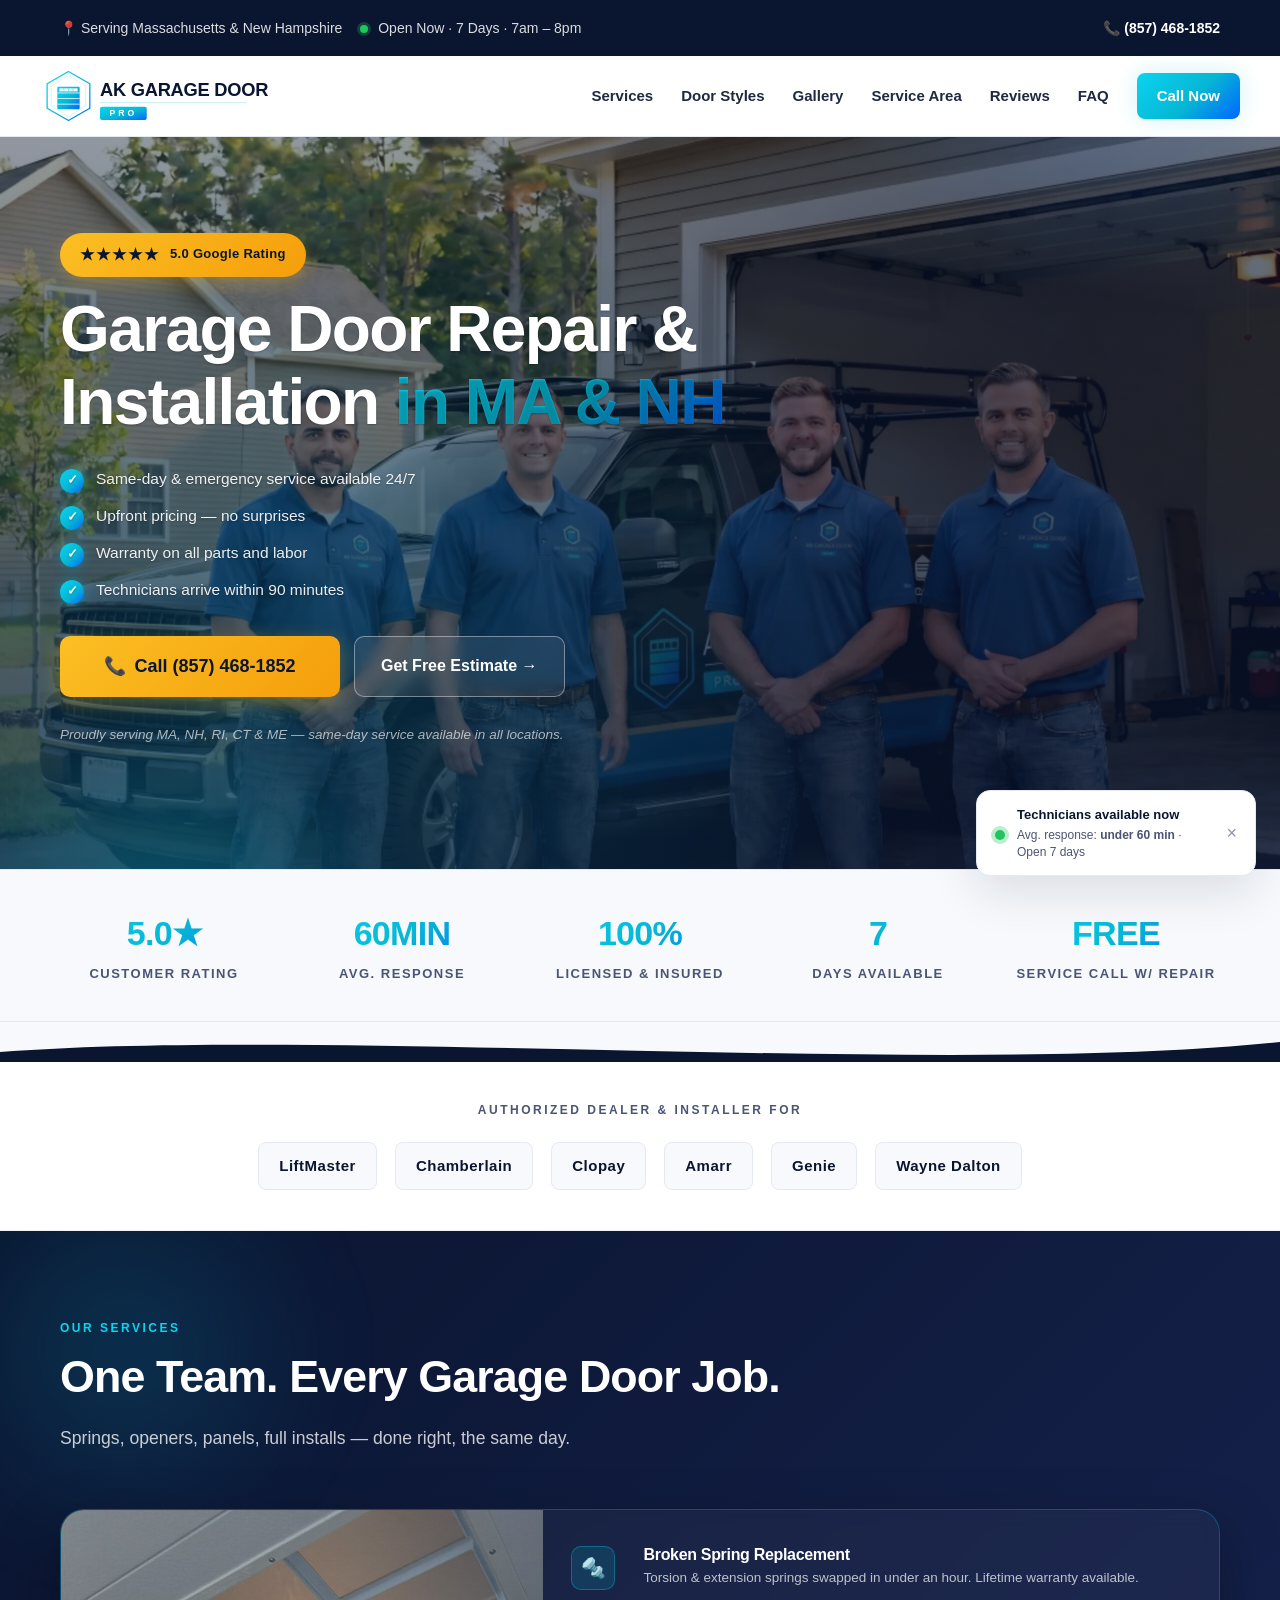
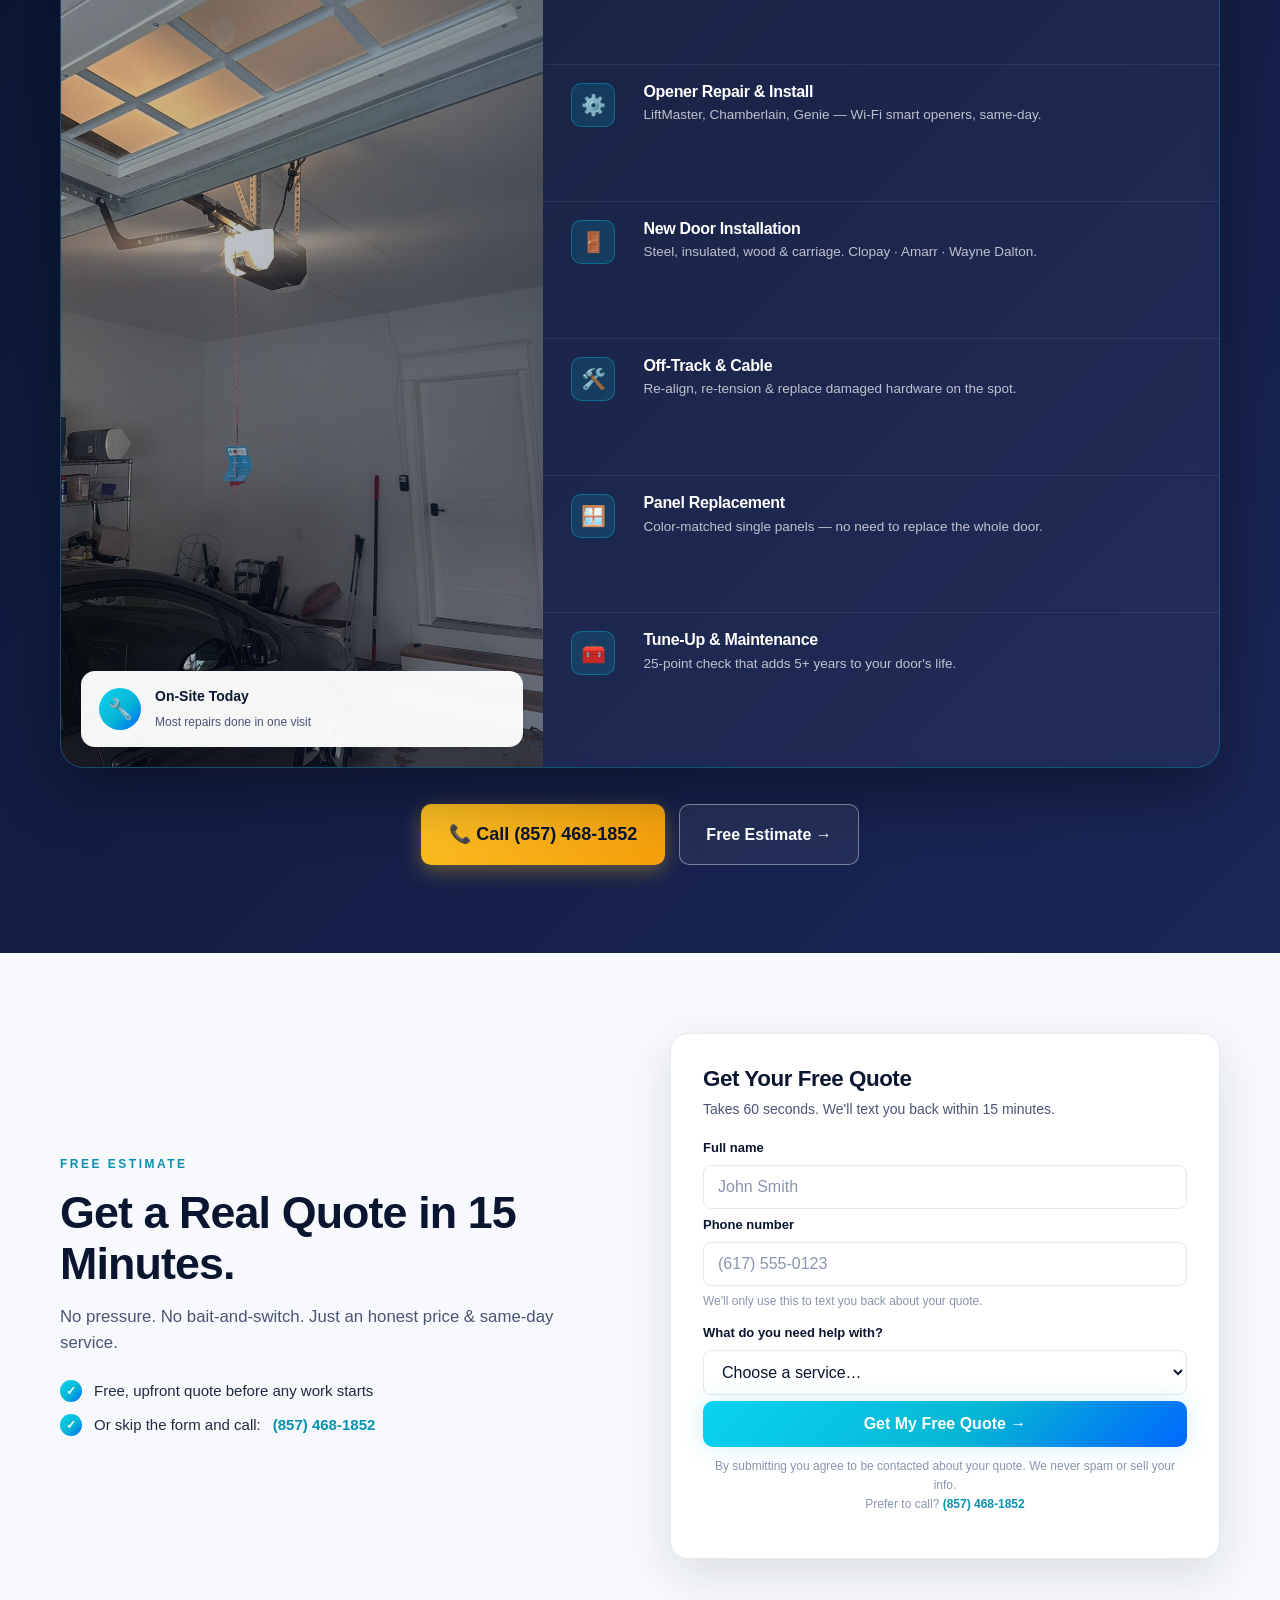
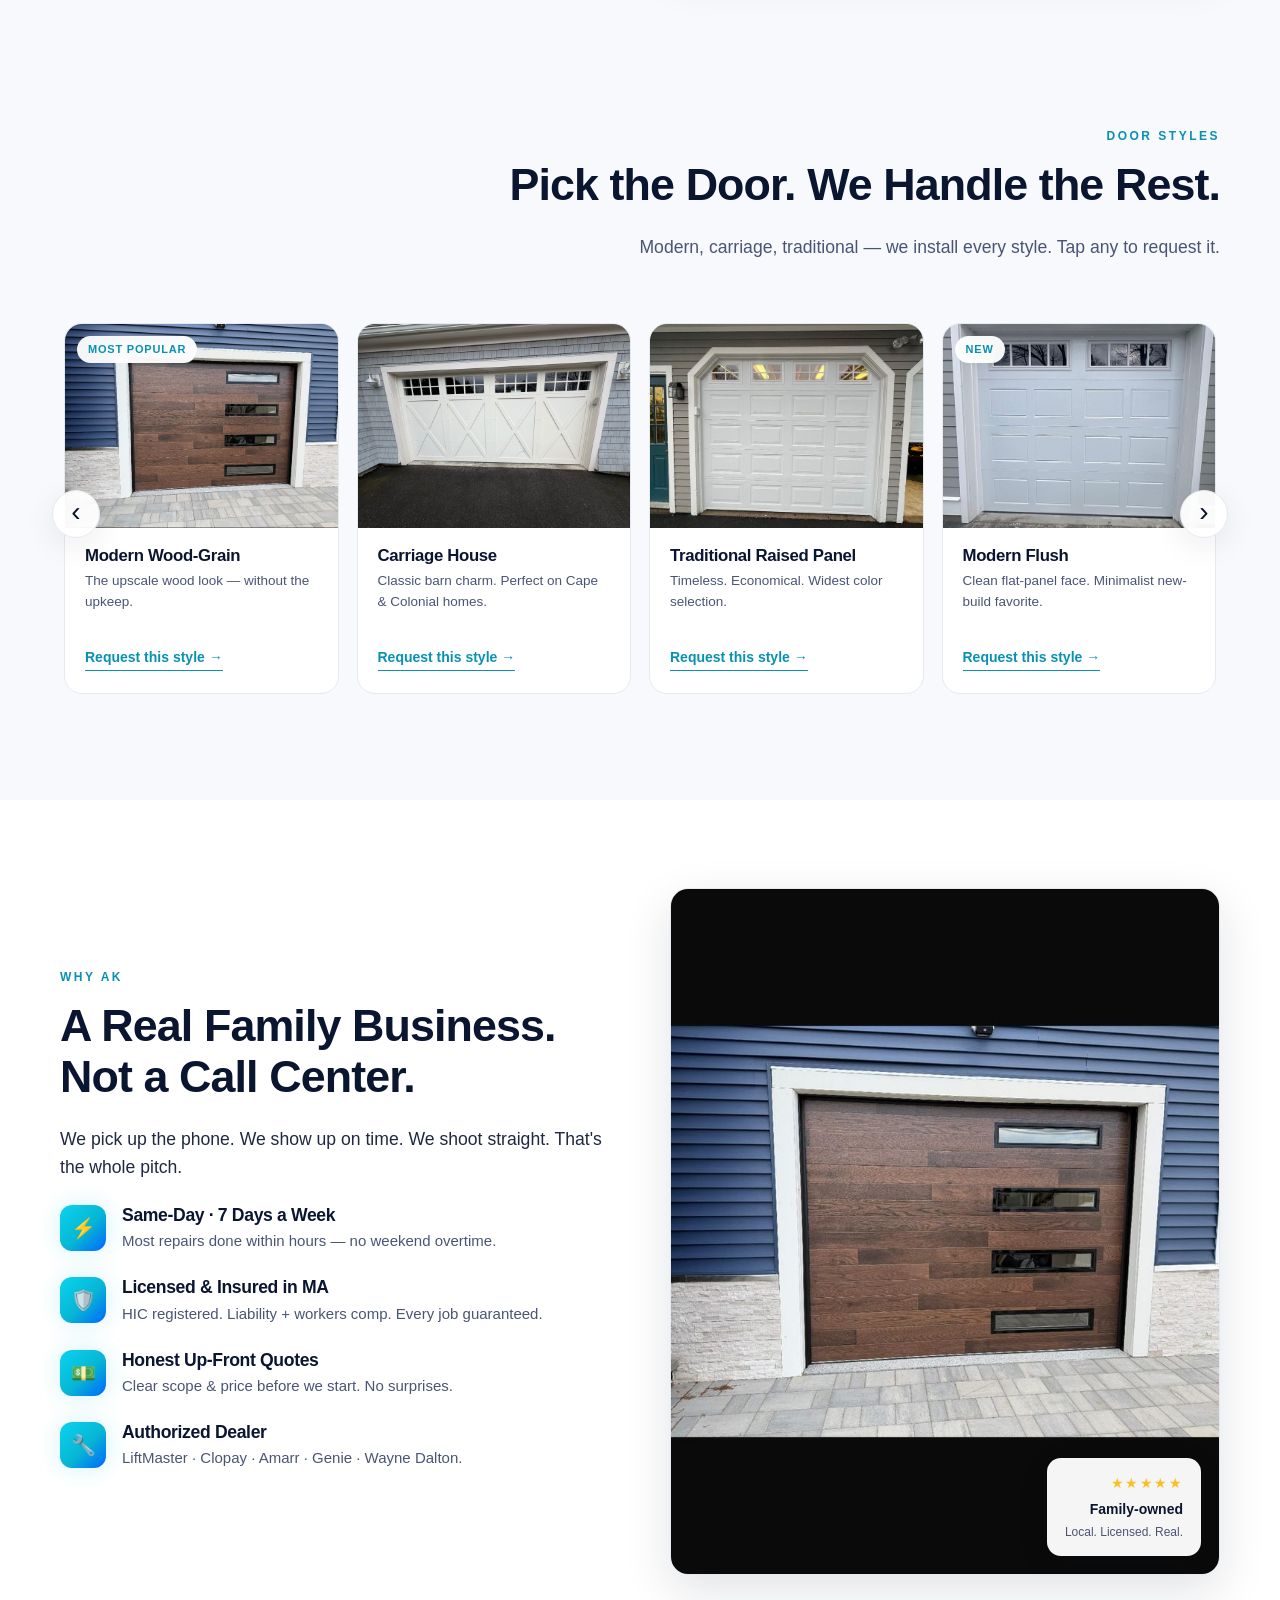
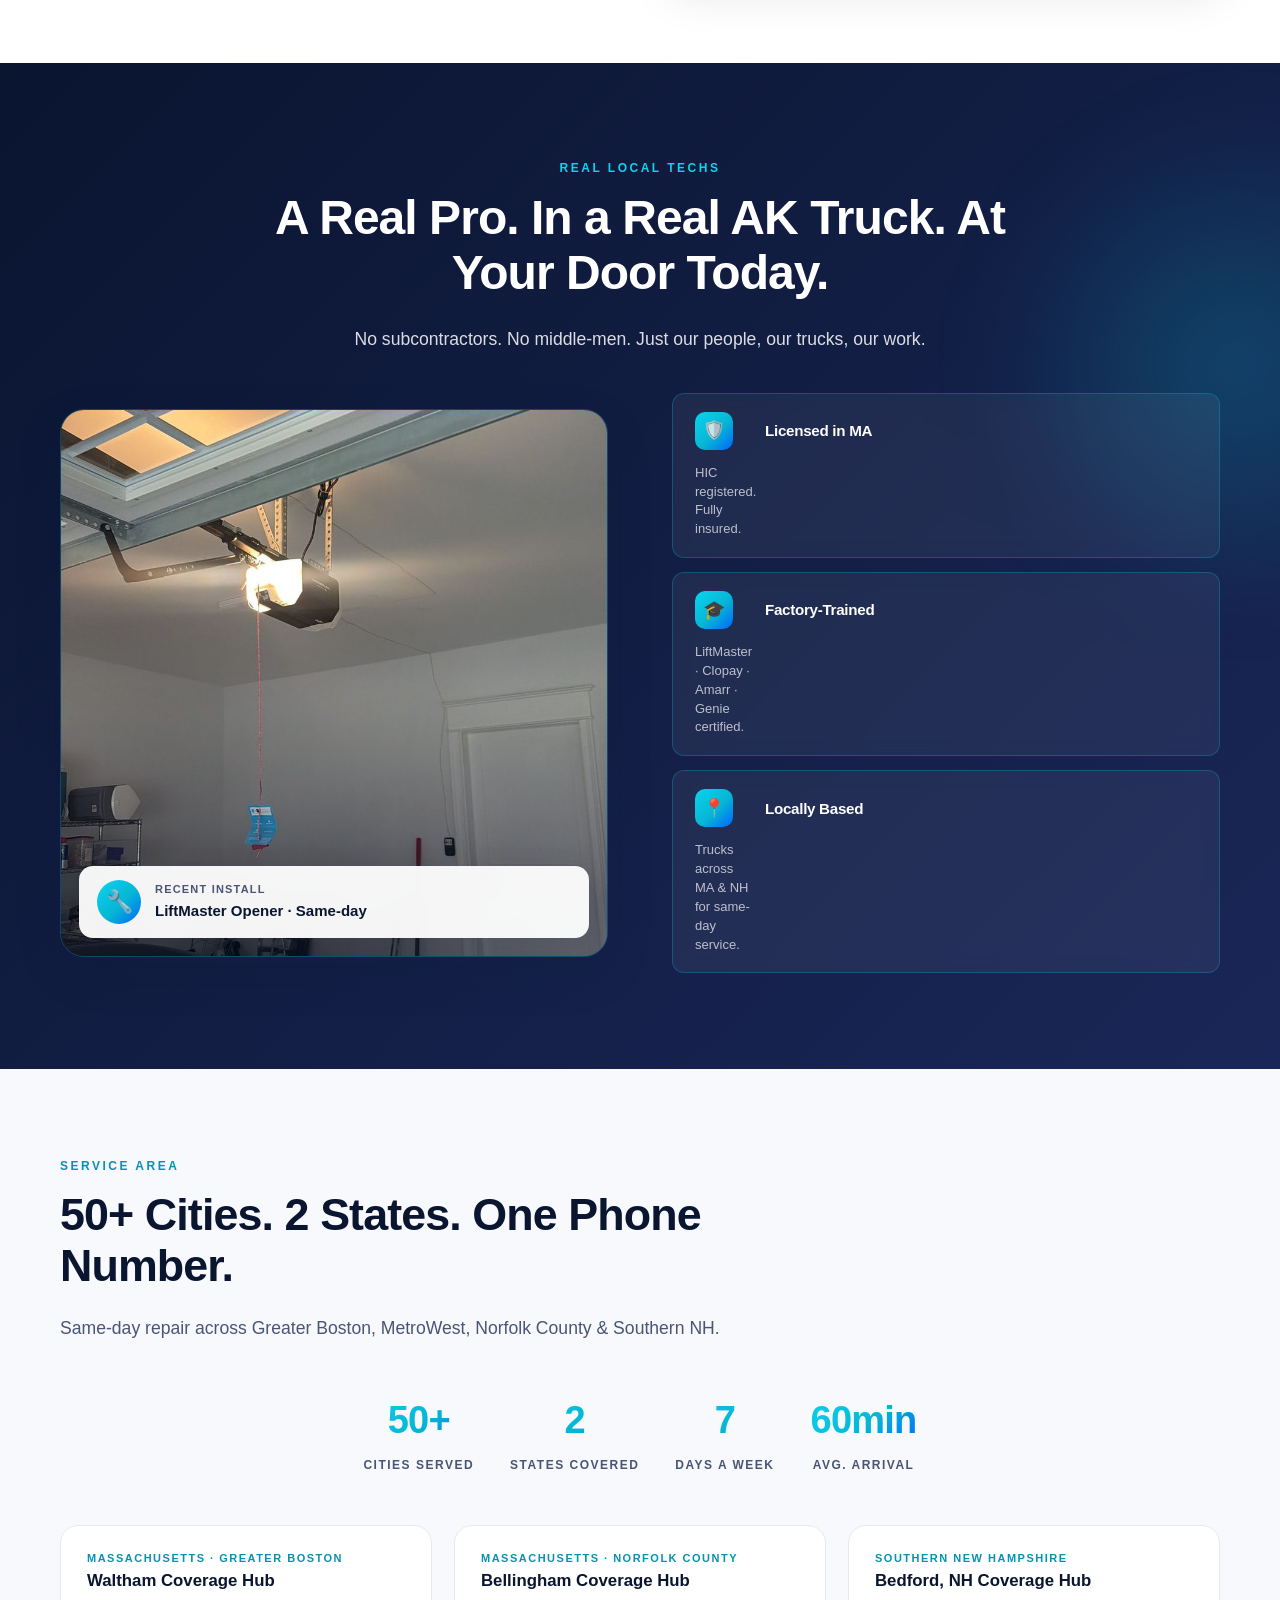
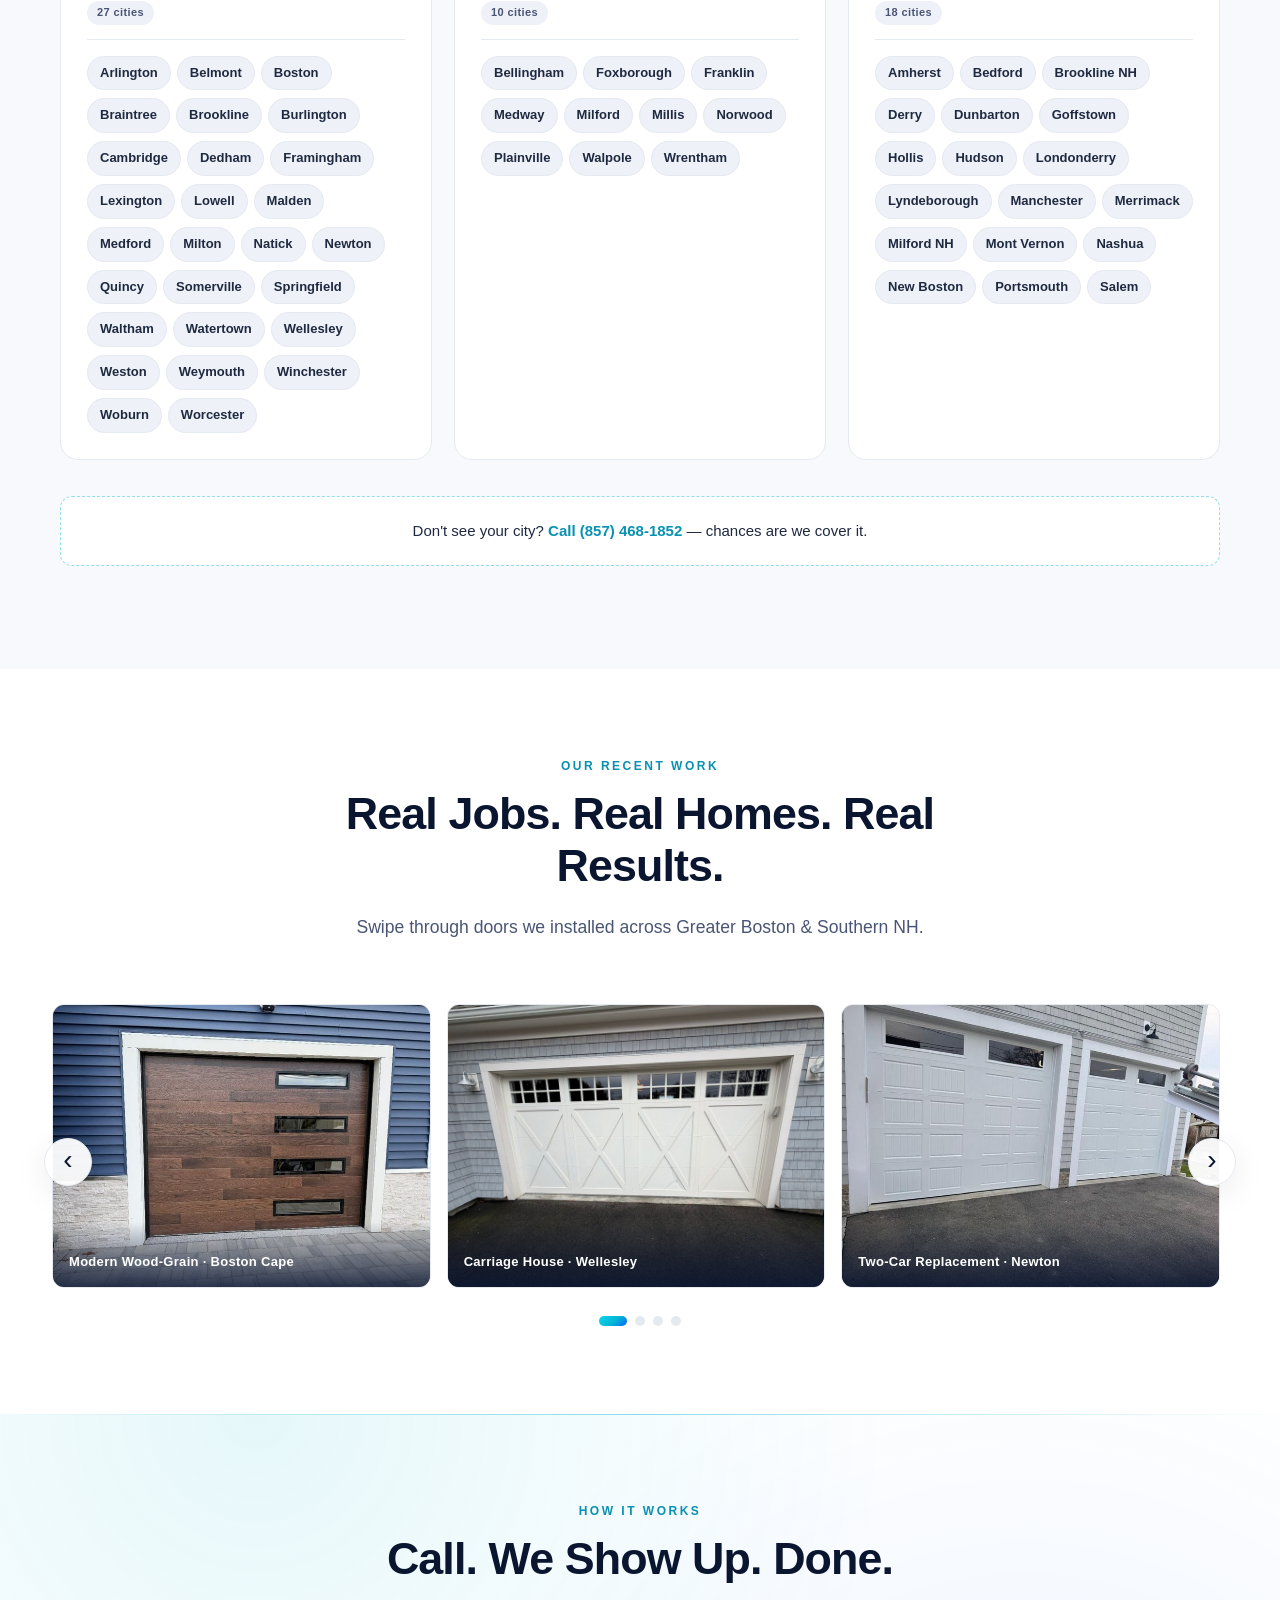
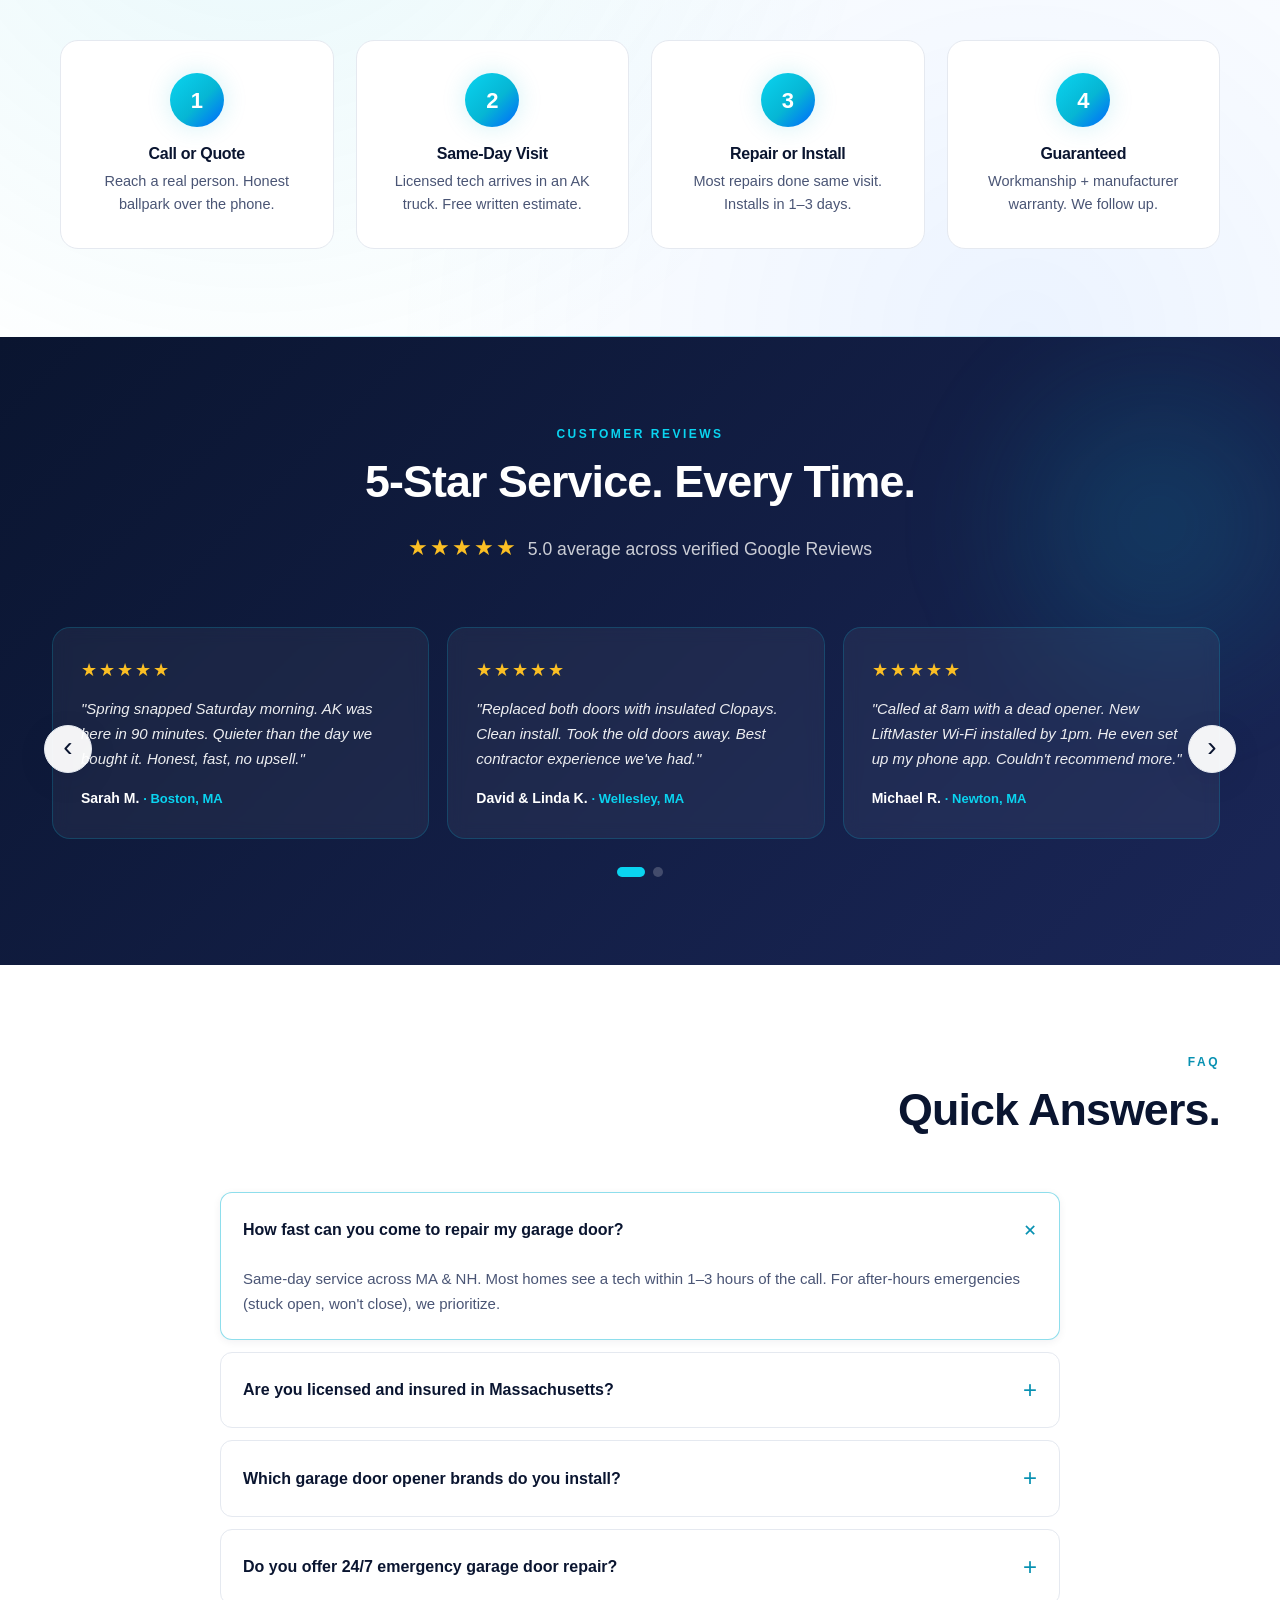
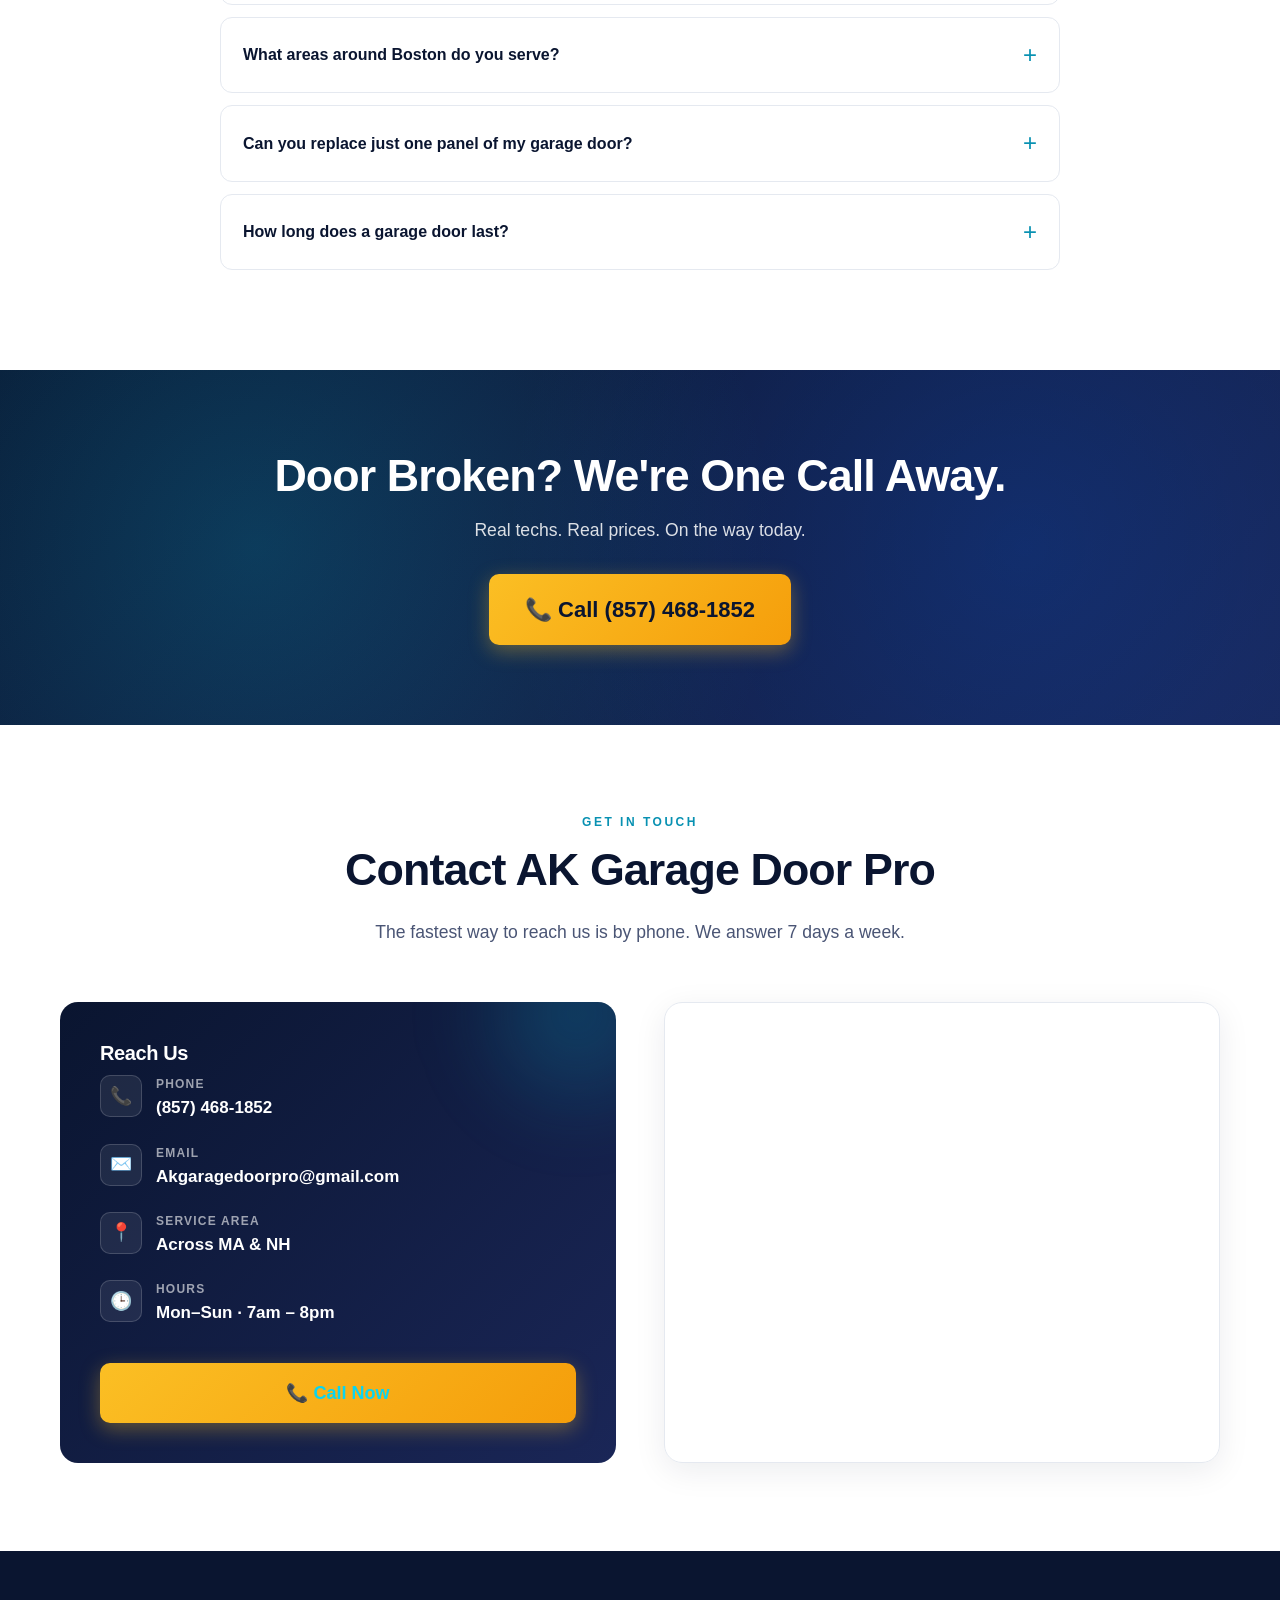
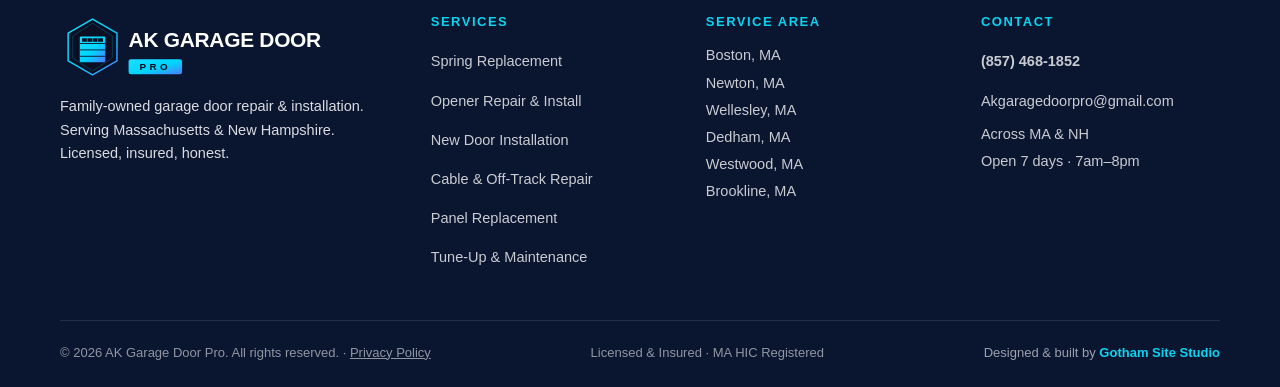
<file: index.html>
<!DOCTYPE html>
<html lang="en">
<head>
<meta charset="UTF-8" />
<meta name="viewport" content="width=device-width, initial-scale=1.0" />

<!-- Primary SEO -->
<title>AK Garage Door Pro | Garage Door Repair Across MA &amp; NH</title>
<meta name="description" content="Same-day garage door repair &amp; installation across Massachusetts and New Hampshire. Licensed, insured, family-owned. Free estimates. Call (857) 468-1852." />
<meta name="keywords" content="garage door repair Massachusetts, garage door repair New Hampshire, garage door installation, garage door opener repair, broken spring repair, LiftMaster installation, 24 hour garage door repair, same-day garage door service, garage door repair near me" />
<meta name="author" content="AK Garage Door Pro" />
<meta name="robots" content="index, follow, max-image-preview:large" />
<link rel="canonical" href="https://akgaragedoorsservices.com/" />

<!-- Geo -->
<meta name="geo.region" content="US-MA" />
<meta name="geo.placename" content="Boston, Massachusetts" />
<meta name="geo.position" content="42.3601;-71.0589" />
<meta name="ICBM" content="42.3601, -71.0589" />

<!-- Open Graph -->
<meta property="og:type" content="website" />
<meta property="og:title" content="AK Garage Door Pro | Service Across MA &amp; NH" />
<meta property="og:description" content="Same-day garage door repair &amp; installation across Massachusetts and New Hampshire. Licensed, insured, family-owned. Free estimates. Call (857) 468-1852." />
<meta property="og:url" content="https://akgaragedoorsservices.com/" />
<meta property="og:locale" content="en_US" />
<meta property="og:image" content="https://akgaragedoorsservices.com/images/WhatsApp%20Image%202026-04-28%20at%209.53.39%20AM.jpeg" />

<!-- Twitter -->
<meta name="twitter:card" content="summary_large_image" />
<meta name="twitter:title" content="AK Garage Door Pro | Service Across MA &amp; NH" />
<meta name="twitter:description" content="Same-day garage door repair across Massachusetts and New Hampshire. Free estimates. (857) 468-1852." />

<!-- Favicon -->
<link rel="icon" type="image/svg+xml" href="assets/logo-mark.svg" />
<link rel="apple-touch-icon" href="assets/logo-mark.svg" />

<!-- Theme color -->
<meta name="theme-color" content="#ffffff" />
<meta name="color-scheme" content="light" />

<!-- Preload hero -->
<link rel="preload" as="image" href="assets/hero.webp" type="image/webp" />

<!-- Styles -->
<link rel="stylesheet" href="assets/styles.css" />

<!-- LocalBusiness JSON-LD -->
<script type="application/ld+json">
{
  "@context": "https://schema.org",
  "@type": "LocalBusiness",
  "@id": "https://akgaragedoorsservices.com/#business",
  "name": "AK Garage Door Pro",
  "image": "https://akgaragedoorsservices.com/assets/logo.svg",
  "logo": "https://akgaragedoorsservices.com/assets/logo.svg",
  "url": "https://akgaragedoorsservices.com/",
  "telephone": "+1-857-468-1852",
  "email": "Akgaragedoorpro@gmail.com",
  "address": {
    "@type": "PostalAddress",
    "addressLocality": "Boston",
    "addressRegion": "MA",
    "addressCountry": "US"
  },
  "geo": {
    "@type": "GeoCoordinates",
    "latitude": 42.3601,
    "longitude": -71.0589
  },
  "areaServed": [
    {"@type": "State", "name": "Massachusetts"},
    {"@type": "State", "name": "New Hampshire"},
    "Boston, MA", "Newton, MA", "Wellesley, MA", "Dedham, MA",
    "Westwood, MA", "Natick, MA", "Brookline, MA", "Norwood, MA", "Waltham, MA",
    "Bellingham, MA", "Foxborough, MA", "Franklin, MA", "Worcester, MA",
    "Manchester, NH", "Nashua, NH", "Bedford, NH", "Salem, NH", "Portsmouth, NH"
  ],
  "openingHoursSpecification": [{
    "@type": "OpeningHoursSpecification",
    "dayOfWeek": ["Monday","Tuesday","Wednesday","Thursday","Friday","Saturday","Sunday"],
    "opens": "07:00",
    "closes": "20:00"
  }],
  "sameAs": [],
  "aggregateRating": {
    "@type": "AggregateRating",
    "ratingValue": "5.0",
    "reviewCount": "12"
  },
  "hasOfferCatalog": {
    "@type": "OfferCatalog",
    "name": "Garage Door Services",
    "itemListElement": [
      {"@type":"Offer","itemOffered":{"@type":"Service","name":"Garage Door Spring Repair"}},
      {"@type":"Offer","itemOffered":{"@type":"Service","name":"Garage Door Opener Installation"}},
      {"@type":"Offer","itemOffered":{"@type":"Service","name":"Garage Door Installation"}},
      {"@type":"Offer","itemOffered":{"@type":"Service","name":"Cable & Off-Track Repair"}},
      {"@type":"Offer","itemOffered":{"@type":"Service","name":"Panel Replacement"}},
      {"@type":"Offer","itemOffered":{"@type":"Service","name":"Tune-Up & Maintenance"}}
    ]
  }
}
</script>

<!-- FAQ JSON-LD -->
<script type="application/ld+json">
{
  "@context": "https://schema.org",
  "@type": "FAQPage",
  "mainEntity": [
    {
      "@type": "Question",
      "name": "How fast can you come to repair my garage door?",
      "acceptedAnswer": {"@type": "Answer", "text": "We offer same-day service across Massachusetts and New Hampshire. In most cases we can have a technician at your home within 1–3 hours of your call."}
    },
    {
      "@type": "Question",
      "name": "Are you licensed and insured in Massachusetts?",
      "acceptedAnswer": {"@type": "Answer", "text": "Yes — AK Garage Door Pro is a fully licensed Home Improvement Contractor in MA and is fully insured with general liability and workers compensation coverage. We can provide proof on request."}
    },
    {
      "@type": "Question",
      "name": "Which garage door opener brands do you install?",
      "acceptedAnswer": {"@type": "Answer", "text": "We install LiftMaster, Chamberlain, and Genie openers — including Wi-Fi smart models. Most installs take 2–3 hours and come with a manufacturer warranty."}
    },
    {
      "@type": "Question",
      "name": "Do you offer 24/7 emergency garage door repair?",
      "acceptedAnswer": {"@type": "Answer", "text": "We offer 7 days a week service with no overtime fees on weekends. For after-hours emergencies (door stuck open or won't close), call (857) 468-1852 — we prioritize security calls."}
    },
    {
      "@type": "Question",
      "name": "What areas do you serve?",
      "acceptedAnswer": {"@type": "Answer", "text": "We serve 50+ cities across Massachusetts and New Hampshire — including Greater Boston, MetroWest, Norfolk County, and Southern New Hampshire. See the Service Area section for the full list, or call us if your city isn't listed."}
    }
  ]
}
</script>

<!-- Matomo -->
<script>
  var _paq = window._paq = window._paq || [];
  /* tracker methods like "setCustomDimension" should be called before "trackPageView" */
  _paq.push(["setDocumentTitle", document.domain + "/" + document.title]);
  _paq.push(["setCookieDomain", "*.akgaragedoorsservices.com"]);
  _paq.push(["setDomains", ["*.akgaragedoorsservices.com"]]);

  /* === Push UTM Custom Dimensions on landing (idSite 16) ===
     1=UTM Source, 2=UTM Medium, 3=UTM Campaign, 4=UTM Content, 5=Lead Phone */
  (function () {
    try {
      var qp = new URLSearchParams(window.location.search);
      var map = { 1: 'utm_source', 2: 'utm_medium', 3: 'utm_campaign', 4: 'utm_content' };
      Object.keys(map).forEach(function (id) {
        var v = qp.get(map[id]);
        if (v) {
          _paq.push(['setCustomDimension', Number(id), v]);
          try { sessionStorage.setItem('mtm_' + map[id], v); } catch (e) {}
        } else {
          try {
            var saved = sessionStorage.getItem('mtm_' + map[id]);
            if (saved) _paq.push(['setCustomDimension', Number(id), saved]);
          } catch (e) {}
        }
      });
    } catch (e) {}
  })();

  _paq.push(['trackPageView']);
  _paq.push(['enableLinkTracking']);
  (function() {
    var u="https://matomo.gothamsitestudio.com/matomo/";
    _paq.push(['setTrackerUrl', u+'matomo.php']);
    _paq.push(['setSiteId', '16']);
    var d=document, g=d.createElement('script'), s=d.getElementsByTagName('script')[0];
    g.async=true; g.src=u+'matomo.js'; s.parentNode.insertBefore(g,s);
  })();
</script>
<noscript><p><img referrerpolicy="no-referrer-when-downgrade" src="https://matomo.gothamsitestudio.com/matomo/matomo.php?idsite=16&amp;rec=1" style="border:0;" alt="" /></p></noscript>
<!-- End Matomo Code -->
</head>
<body id="top">

<!-- a11y: skip-to-content link (visible on keyboard focus) -->
<a class="skip-link" href="#main">Skip to main content</a>

<!-- ============== TOP BAR ============== -->
<div class="topbar" role="region" aria-label="Site information">
  <div class="container">
    <div class="topbar-info">
      <span><span aria-hidden="true">📍</span> Serving Massachusetts &amp; New Hampshire</span>
      <span><span class="available-dot" aria-hidden="true"></span> Open Now · 7 Days · 7am – 8pm</span>
    </div>
    <div class="topbar-info">
      <a href="tel:+18574681852" aria-label="Call us at 857-468-1852"><strong><span aria-hidden="true">📞</span> (857) 468-1852</strong></a>
    </div>
  </div>
</div>

<!-- ============== HEADER / NAV ============== -->
<header class="site-header" role="banner">
  <div class="container nav">
    <a href="#top" class="nav-logo" aria-label="AK Garage Door Pro - Home">
      <img src="assets/logo.svg" alt="" width="320" height="56" />
    </a>
    <button class="nav-toggle"
            aria-label="Open navigation menu"
            aria-expanded="false"
            aria-controls="nav-links"
            type="button">
      <span aria-hidden="true">☰</span>
    </button>
    <nav class="nav-links" id="nav-links" aria-label="Primary">
      <a href="#services">Services</a>
      <a href="#styles">Door Styles</a>
      <a href="#portfolio">Gallery</a>
      <a href="#area">Service Area</a>
      <a href="#reviews">Reviews</a>
      <a href="#faq">FAQ</a>
      <a href="tel:+18574681852" class="nav-cta" aria-label="Call AK Garage Door Pro at 857-468-1852">Call Now</a>
    </nav>
  </div>
</header>

<main id="main" tabindex="-1">

<!-- ============== HERO (dark, photo backdrop, LEFT-aligned) ============== -->
<section class="hero" aria-labelledby="hero-h1">
  <div class="hero-bg" aria-hidden="true"></div>
  <div class="hero-glow" aria-hidden="true"></div>
  <div class="container">
    <div class="hero-content hero-content--left">
      <span class="hero-rating">
        <span class="stars" aria-hidden="true">★★★★★</span>
        <span><strong>5.0</strong> Google Rating</span>
      </span>

      <h1 id="hero-h1">
        Garage Door Repair &amp; Installation <span class="accent">in MA &amp; NH</span>
      </h1>

      <ul class="hero-features" aria-label="Service highlights">
        <li>Same-day &amp; emergency service available 24/7</li>
        <li>Upfront pricing — no surprises</li>
        <li>Warranty on all parts and labor</li>
        <li>Technicians arrive within 90 minutes</li>
      </ul>

      <div class="hero-ctas">
        <a href="tel:+18574681852" class="btn btn-call" aria-label="Call us at 857-468-1852">
          <span aria-hidden="true">📞</span> Call (857) 468-1852
        </a>
        <a href="#quote" class="btn btn-outline-light">Get Free Estimate &rarr;</a>
      </div>

      <p class="hero-coverage">
        Proudly serving MA, NH, RI, CT &amp; ME — same-day service available in all locations.
      </p>
    </div>
  </div>
</section>

<!-- ============== TRUST STRIP ============== -->
<section class="trust-strip" aria-label="Why homeowners trust AK Garage Door Pro">
  <div class="container trust-grid">
    <div class="badge"><span class="num">5.0<span aria-hidden="true">★</span></span>Customer Rating</div>
    <div class="badge"><span class="num">60min</span>Avg. Response</div>
    <div class="badge"><span class="num">100%</span>Licensed &amp; Insured</div>
    <div class="badge"><span class="num">7</span>Days Available</div>
    <div class="badge"><span class="num">FREE</span>Service Call w/ Repair</div>
  </div>
</section>

<!-- ============== ANGLED DIVIDER ============== -->
<div class="divider-wave" aria-hidden="true">
  <svg viewBox="0 0 1200 40" preserveAspectRatio="none"><path d="M0,30 C300,5 900,55 1200,20 L1200,40 L0,40 Z" fill="currentColor"/></svg>
</div>

<!-- ============== BRAND AFFILIATIONS ============== -->
<section class="brands-strip" aria-label="Authorized brand partners">
  <div class="container">
    <p class="label">Authorized Dealer &amp; Installer For</p>
    <div class="brands-row">
      <span class="brand-chip">LiftMaster</span>
      <span class="brand-chip">Chamberlain</span>
      <span class="brand-chip">Clopay</span>
      <span class="brand-chip">Amarr</span>
      <span class="brand-chip">Genie</span>
      <span class="brand-chip">Wayne Dalton</span>
    </div>
  </div>
</section>

<!-- ============== SERVICES (DARK — UNIFIED CARD) ============== -->
<section id="services" class="services-section" aria-labelledby="services-h2">
  <div class="container">
    <header class="section-head section-head--left">
      <span class="eyebrow">Our Services</span>
      <h2 id="services-h2">One Team. Every Garage Door Job.</h2>
      <p>Springs, openers, panels, full installs — done right, the same day.</p>
    </header>

    <div class="services-card">
      <div class="services-card__media">
        <img src="images/WhatsApp Image 2026-04-28 at 9.53.40 AM.jpeg"
             alt="AK Garage Door Pro technician installing a LiftMaster opener"
             loading="lazy" />
        <div class="services-card__media-badge">
          <span aria-hidden="true">🔧</span>
          <div>
            <strong>On-Site Today</strong>
            <span>Most repairs done in one visit</span>
          </div>
        </div>
      </div>

      <ul class="services-card__list" aria-label="Services">
        <li>
          <span class="ico" aria-hidden="true">🔩</span>
          <div><h3>Broken Spring Replacement</h3><p>Torsion &amp; extension springs swapped in under an hour. Lifetime warranty available.</p></div>
        </li>
        <li>
          <span class="ico" aria-hidden="true">⚙️</span>
          <div><h3>Opener Repair &amp; Install</h3><p>LiftMaster, Chamberlain, Genie — Wi-Fi smart openers, same-day.</p></div>
        </li>
        <li>
          <span class="ico" aria-hidden="true">🚪</span>
          <div><h3>New Door Installation</h3><p>Steel, insulated, wood &amp; carriage. Clopay · Amarr · Wayne Dalton.</p></div>
        </li>
        <li>
          <span class="ico" aria-hidden="true">🛠️</span>
          <div><h3>Off-Track &amp; Cable</h3><p>Re-align, re-tension &amp; replace damaged hardware on the spot.</p></div>
        </li>
        <li>
          <span class="ico" aria-hidden="true">🪟</span>
          <div><h3>Panel Replacement</h3><p>Color-matched single panels — no need to replace the whole door.</p></div>
        </li>
        <li>
          <span class="ico" aria-hidden="true">🧰</span>
          <div><h3>Tune-Up &amp; Maintenance</h3><p>25-point check that adds 5+ years to your door's life.</p></div>
        </li>
      </ul>
    </div>

    <div class="services-card__cta">
      <a href="tel:+18574681852" class="btn btn-call">📞 Call (857) 468-1852</a>
      <a href="#quote" class="btn btn-outline-light">Free Estimate →</a>
    </div>
  </div>
</section>

<!-- ============== QUOTE FORM SECTION ============== -->
<section class="quote-section" id="quote" aria-labelledby="quote-h2">
  <div class="container quote-grid">
    <div class="quote-intro">
      <span class="eyebrow">Free Estimate</span>
      <h2 id="quote-h2">Get a Real Quote in 15 Minutes.</h2>
      <p>No pressure. No bait-and-switch. Just an honest price &amp; same-day service.</p>
      <ul class="quote-bullets">
        <li>Free, upfront quote before any work starts</li>
        <li>Or skip the form and call: <a href="tel:+18574681852"><strong>(857) 468-1852</strong></a></li>
      </ul>
    </div>

    <div class="lead-card" aria-labelledby="quote-h3">
      <h3 id="quote-h3">Get Your Free Quote</h3>
      <p class="small">Takes 60 seconds. We'll text you back within 15 minutes.</p>
      <form id="lead-form"
            action="https://formspree.io/f/your-form-id"
            method="POST"
            aria-describedby="form-foot"
            novalidate>
        <label for="f-name">Full name</label>
        <input id="f-name" name="name" type="text"
               autocomplete="name"
               placeholder="John Smith"
               aria-required="true" required />
        <p class="field-error" id="err-name" role="alert">Please enter your name.</p>

        <label for="f-phone">Phone number</label>
        <input id="f-phone" name="phone" type="tel"
               autocomplete="tel"
               inputmode="tel"
               placeholder="(617) 555-0123"
               aria-describedby="hint-phone"
               aria-required="true" required />
        <span class="field-hint" id="hint-phone">We'll only use this to text you back about your quote.</span>
        <p class="field-error" id="err-phone" role="alert">Please enter a valid phone number.</p>

        <label for="f-service">What do you need help with?</label>
        <select id="f-service" name="service" aria-required="true" required>
          <option value="">Choose a service…</option>
          <option>Broken spring</option>
          <option>Door won't open / close</option>
          <option>Off-track door</option>
          <option>Opener repair / replacement</option>
          <option>Cable repair</option>
          <option>Panel replacement</option>
          <option>New door installation</option>
          <option>Tune-up &amp; inspection</option>
          <option>Other / not sure</option>
        </select>
        <p class="field-error" id="err-service" role="alert">Please choose a service.</p>

        <!-- Hidden tracking fields, populated by Matomo JS so leads can be linked to sessions -->
        <input type="hidden" name="matomo_visitor_id" id="f-mtm-vid" />
        <input type="hidden" name="matomo_utm_source" id="f-mtm-source" />
        <input type="hidden" name="matomo_utm_medium" id="f-mtm-medium" />
        <input type="hidden" name="matomo_utm_campaign" id="f-mtm-campaign" />
        <input type="hidden" name="matomo_utm_content" id="f-mtm-content" />
        <input type="hidden" name="matomo_landing_page" id="f-mtm-landing" />
        <input type="hidden" name="matomo_referrer" id="f-mtm-ref" />

        <button type="submit" class="btn btn-primary">Get My Free Quote &rarr;</button>
        <p class="form-foot" id="form-foot">
          By submitting you agree to be contacted about your quote. We never spam or sell your info.<br />
          Prefer to call? <a href="tel:+18574681852"><strong>(857) 468-1852</strong></a>
        </p>
        <div id="form-success" hidden role="status" aria-live="polite"
             style="background:#d1fae5;color:#065f46;padding:14px;border-radius:8px;font-weight:600;text-align:center;margin-top:12px;">
          Thanks! We'll be in touch within 15 minutes.
        </div>
      </form>
    </div>
  </div>
</section>

<!-- ============== DOOR STYLES CATALOG ============== -->
<section id="styles" class="styles-section" aria-labelledby="styles-h2">
  <div class="container">
    <header class="section-head section-head--right">
      <span class="eyebrow">Door Styles</span>
      <h2 id="styles-h2">Pick the Door. We Handle the Rest.</h2>
      <p>Modern, carriage, traditional — we install every style. Tap any to request it.</p>
    </header>

    <div class="styles-carousel" data-carousel="styles">
      <button class="carousel-btn carousel-btn--prev" type="button" aria-label="Previous styles" data-carousel-prev>‹</button>
      <button class="carousel-btn carousel-btn--next" type="button" aria-label="Next styles" data-carousel-next>›</button>
    <div class="styles-grid">
      <article class="style-card">
        <div class="style-image">
          <span class="badge-pill">Most Popular</span>
          <img src="images/WhatsApp Image 2026-04-28 at 9.53.39 AM.jpeg"
               alt="Modern wood-grain insulated garage door on a contemporary blue home" loading="lazy" />
        </div>
        <div class="style-body">
          <h3>Modern Wood-Grain</h3>
          <p>The upscale wood look — without the upkeep.</p>
          <a href="#quote" class="style-cta">Request this style →</a>
        </div>
      </article>

      <article class="style-card">
        <div class="style-image">
          <img src="images/WhatsApp Image 2026-04-28 at 9.53.40 AM (5).jpeg"
               alt="White carriage-house style double garage door with X-pattern bracing" loading="lazy" />
        </div>
        <div class="style-body">
          <h3>Carriage House</h3>
          <p>Classic barn charm. Perfect on Cape &amp; Colonial homes.</p>
          <a href="#quote" class="style-cta">Request this style →</a>
        </div>
      </article>

      <article class="style-card">
        <div class="style-image">
          <img src="images/WhatsApp Image 2026-04-28 at 9.53.39 AM (2).jpeg"
               alt="White raised-panel garage door with top window row" loading="lazy" />
        </div>
        <div class="style-body">
          <h3>Traditional Raised Panel</h3>
          <p>Timeless. Economical. Widest color selection.</p>
          <a href="#quote" class="style-cta">Request this style →</a>
        </div>
      </article>

      <article class="style-card">
        <div class="style-image">
          <span class="badge-pill">New</span>
          <img src="images/WhatsApp Image 2026-04-28 at 9.53.40 AM (4).jpeg"
               alt="Modern flush smooth garage door with frosted top windows" loading="lazy" />
        </div>
        <div class="style-body">
          <h3>Modern Flush</h3>
          <p>Clean flat-panel face. Minimalist new-build favorite.</p>
          <a href="#quote" class="style-cta">Request this style →</a>
        </div>
      </article>

      <article class="style-card">
        <div class="style-image">
          <img src="images/WhatsApp Image 2026-04-28 at 9.53.40 AM (1).jpeg"
               alt="Two new short panel white garage doors on a residential home" loading="lazy" />
        </div>
        <div class="style-body">
          <h3>Short Panel Steel</h3>
          <p>Insulated. 20-year lifespan. Great value.</p>
          <a href="#quote" class="style-cta">Request this style →</a>
        </div>
      </article>

      <article class="style-card">
        <div class="style-image">
          <img src="images/WhatsApp Image 2026-04-28 at 9.53.40 AM (3).jpeg"
               alt="Long-panel white garage doors with window strip on yellow shingle home" loading="lazy" />
        </div>
        <div class="style-body">
          <h3>Long Panel + Windows</h3>
          <p>Sleek horizontal panels with a glass top band.</p>
          <a href="#quote" class="style-cta">Request this style →</a>
        </div>
      </article>

      <article class="style-card">
        <div class="style-image">
          <img src="images/WhatsApp Image 2026-04-28 at 9.53.39 AM (3).jpeg"
               alt="Dark brown long-panel garage door on a shingle-style home" loading="lazy" />
        </div>
        <div class="style-body">
          <h3>Bronze Long Panel</h3>
          <p>Warm depth for traditional facades.</p>
          <a href="#quote" class="style-cta">Request this style →</a>
        </div>
      </article>

      <article class="style-card">
        <div class="style-image">
          <span class="badge-pill">Premium</span>
          <img src="images/WhatsApp Image 2026-04-28 at 9.53.40 AM (7).jpeg"
               alt="Premium custom garage door installation by AK Garage Door Pro" loading="lazy" />
        </div>
        <div class="style-body">
          <h3>Custom Estate</h3>
          <p>Built to your exact dimensions, finish &amp; hardware. Clopay · Amarr · Wayne Dalton master collections.</p>
          <a href="#quote" class="style-cta">Request this style →</a>
        </div>
      </article>
    </div>
    </div>
  </div>
</section>

<!-- ============== WHY US (image LEFT-aligned, content RIGHT — flipped from typical) ============== -->
<section class="whyus" id="why" aria-labelledby="why-h2">
  <div class="container whyus-grid whyus-grid--reverse">
    <div class="whyus-content">
      <span class="eyebrow">Why AK</span>
      <h2 id="why-h2">A Real Family Business. Not a Call Center.</h2>
      <p class="lead">We pick up the phone. We show up on time. We shoot straight. That's the whole pitch.</p>

      <ul class="why-list">
        <li>
          <div class="icon">⚡</div>
          <div>
            <h4>Same-Day · 7 Days a Week</h4>
            <p>Most repairs done within hours — no weekend overtime.</p>
          </div>
        </li>
        <li>
          <div class="icon">🛡️</div>
          <div>
            <h4>Licensed &amp; Insured in MA</h4>
            <p>HIC registered. Liability + workers comp. Every job guaranteed.</p>
          </div>
        </li>
        <li>
          <div class="icon">💵</div>
          <div>
            <h4>Honest Up-Front Quotes</h4>
            <p>Clear scope &amp; price before we start. No surprises.</p>
          </div>
        </li>
        <li>
          <div class="icon">🔧</div>
          <div>
            <h4>Authorized Dealer</h4>
            <p>LiftMaster · Clopay · Amarr · Genie · Wayne Dalton.</p>
          </div>
        </li>
      </ul>
    </div>
    <div class="whyus-img">
      <img src="images/WhatsApp Image 2026-04-28 at 9.53.39 AM.jpeg"
           alt="Modern wood-look garage door installed by AK Garage Door Pro on a blue home in the Boston area"
           loading="lazy" width="900" height="1100" />
      <div class="whyus-img__sticker">
        <span class="stars" aria-hidden="true">★★★★★</span>
        <strong>Family-owned</strong>
        <span>Local. Licensed. Real.</span>
      </div>
    </div>
  </div>
</section>

<!-- ============== MEET YOUR TECH (CENTER-aligned header for variety) ============== -->
<section class="tech-section" id="team" aria-labelledby="tech-h2">
  <div class="container">
    <header class="section-head section-head--center tech-head">
      <span class="eyebrow">Real Local Techs</span>
      <h2 id="tech-h2">A Real Pro. In a Real AK Truck. At Your Door Today.</h2>
      <p>No subcontractors. No middle-men. Just our people, our trucks, our work.</p>
    </header>

    <div class="tech-grid">
      <div class="tech-illustration">
        <img src="images/WhatsApp Image 2026-04-28 at 9.53.40 AM.jpeg"
             alt="LiftMaster garage door opener freshly installed by AK Garage Door Pro technician — real work, real home"
             loading="lazy" />
        <div class="floating-card">
          <div class="ico" aria-hidden="true">🔧</div>
          <div>
            <div class="label">Recent Install</div>
            <div class="value">LiftMaster Opener · Same-day</div>
          </div>
        </div>
      </div>

      <div class="tech-pillars tech-pillars--vertical">
        <div class="tech-pillar">
          <div class="ico" aria-hidden="true">🛡️</div>
          <h4>Licensed in MA</h4>
          <p>HIC registered. Fully insured.</p>
        </div>
        <div class="tech-pillar">
          <div class="ico" aria-hidden="true">🎓</div>
          <h4>Factory-Trained</h4>
          <p>LiftMaster · Clopay · Amarr · Genie certified.</p>
        </div>
        <div class="tech-pillar">
          <div class="ico" aria-hidden="true">📍</div>
          <h4>Locally Based</h4>
          <p>Trucks across MA &amp; NH for same-day service.</p>
        </div>
      </div>
    </div>
  </div>
</section>

<!-- ============== SERVICE AREA (50+ cities, MA & NH) ============== -->
<section class="area-section" id="area" aria-labelledby="area-h2">
  <div class="container">
    <header class="section-head section-head--left area-head">
      <span class="eyebrow">Service Area</span>
      <h2 id="area-h2">50+ Cities. 2 States. One Phone Number.</h2>
      <p>Same-day repair across Greater Boston, MetroWest, Norfolk County &amp; Southern NH.</p>
    </header>

    <div class="area-stats">
      <div class="area-stat">
        <span class="num">50+</span>
        <span class="label">Cities served</span>
      </div>
      <div class="area-stat">
        <span class="num">2</span>
        <span class="label">States covered</span>
      </div>
      <div class="area-stat">
        <span class="num">7</span>
        <span class="label">Days a week</span>
      </div>
      <div class="area-stat">
        <span class="num">60min</span>
        <span class="label">Avg. arrival</span>
      </div>
    </div>

    <div class="area-regions">
      <div class="area-region">
        <div class="region-header">
          <h4>Massachusetts · Greater Boston</h4>
          <p class="region-name">Waltham Coverage Hub</p>
          <span class="region-count">27 cities</span>
        </div>
        <div class="city-chips">
          <span class="city-chip">Arlington</span>
          <span class="city-chip">Belmont</span>
          <span class="city-chip">Boston</span>
          <span class="city-chip">Braintree</span>
          <span class="city-chip">Brookline</span>
          <span class="city-chip">Burlington</span>
          <span class="city-chip">Cambridge</span>
          <span class="city-chip">Dedham</span>
          <span class="city-chip">Framingham</span>
          <span class="city-chip">Lexington</span>
          <span class="city-chip">Lowell</span>
          <span class="city-chip">Malden</span>
          <span class="city-chip">Medford</span>
          <span class="city-chip">Milton</span>
          <span class="city-chip">Natick</span>
          <span class="city-chip">Newton</span>
          <span class="city-chip">Quincy</span>
          <span class="city-chip">Somerville</span>
          <span class="city-chip">Springfield</span>
          <span class="city-chip">Waltham</span>
          <span class="city-chip">Watertown</span>
          <span class="city-chip">Wellesley</span>
          <span class="city-chip">Weston</span>
          <span class="city-chip">Weymouth</span>
          <span class="city-chip">Winchester</span>
          <span class="city-chip">Woburn</span>
          <span class="city-chip">Worcester</span>
        </div>
      </div>

      <div class="area-region">
        <div class="region-header">
          <h4>Massachusetts · Norfolk County</h4>
          <p class="region-name">Bellingham Coverage Hub</p>
          <span class="region-count">10 cities</span>
        </div>
        <div class="city-chips">
          <span class="city-chip">Bellingham</span>
          <span class="city-chip">Foxborough</span>
          <span class="city-chip">Franklin</span>
          <span class="city-chip">Medway</span>
          <span class="city-chip">Milford</span>
          <span class="city-chip">Millis</span>
          <span class="city-chip">Norwood</span>
          <span class="city-chip">Plainville</span>
          <span class="city-chip">Walpole</span>
          <span class="city-chip">Wrentham</span>
        </div>
      </div>

      <div class="area-region">
        <div class="region-header">
          <h4>Southern New Hampshire</h4>
          <p class="region-name">Bedford, NH Coverage Hub</p>
          <span class="region-count">18 cities</span>
        </div>
        <div class="city-chips">
          <span class="city-chip">Amherst</span>
          <span class="city-chip">Bedford</span>
          <span class="city-chip">Brookline NH</span>
          <span class="city-chip">Derry</span>
          <span class="city-chip">Dunbarton</span>
          <span class="city-chip">Goffstown</span>
          <span class="city-chip">Hollis</span>
          <span class="city-chip">Hudson</span>
          <span class="city-chip">Londonderry</span>
          <span class="city-chip">Lyndeborough</span>
          <span class="city-chip">Manchester</span>
          <span class="city-chip">Merrimack</span>
          <span class="city-chip">Milford NH</span>
          <span class="city-chip">Mont Vernon</span>
          <span class="city-chip">Nashua</span>
          <span class="city-chip">New Boston</span>
          <span class="city-chip">Portsmouth</span>
          <span class="city-chip">Salem</span>
        </div>
      </div>
    </div>

    <p class="area-cta">
      Don't see your city? <strong>Call (857) 468-1852</strong> — chances are we cover it.
    </p>
  </div>
</section>

<!-- ============== PORTFOLIO (DARK · CAROUSEL) ============== -->
<section class="portfolio" id="portfolio" aria-labelledby="port-h2">
  <div class="container">
    <header class="section-head section-head--center">
      <span class="eyebrow">Our Recent Work</span>
      <h2 id="port-h2">Real Jobs. Real Homes. Real Results.</h2>
      <p>Swipe through doors we installed across Greater Boston &amp; Southern NH.</p>
    </header>

    <div class="gallery-carousel" data-carousel="gallery">
      <button class="carousel-btn carousel-btn--prev" type="button" aria-label="Previous image" data-carousel-prev>‹</button>
      <button class="carousel-btn carousel-btn--next" type="button" aria-label="Next image" data-carousel-next>›</button>
      <div class="gallery-track">
        <figure class="gallery-slide">
          <img src="images/WhatsApp Image 2026-04-28 at 9.53.39 AM.jpeg"
               alt="Modern wood-grain insulated garage door on a blue Cape home in Greater Boston"
               loading="lazy" />
          <figcaption>Modern Wood-Grain · Boston Cape</figcaption>
        </figure>
        <figure class="gallery-slide">
          <img src="images/WhatsApp Image 2026-04-28 at 9.53.40 AM (5).jpeg"
               alt="Carriage-style double garage door installation in Greater Boston"
               loading="lazy" />
          <figcaption>Carriage House · Wellesley</figcaption>
        </figure>
        <figure class="gallery-slide">
          <img src="images/WhatsApp Image 2026-04-28 at 9.53.40 AM (1).jpeg"
               alt="Two new white residential garage doors installed in Newton MA"
               loading="lazy" />
          <figcaption>Two-Car Replacement · Newton</figcaption>
        </figure>
        <figure class="gallery-slide">
          <img src="images/WhatsApp Image 2026-04-28 at 9.53.39 AM (2).jpeg"
               alt="White raised-panel garage door with windows replaced Dedham MA"
               loading="lazy" />
          <figcaption>Raised Panel · Dedham</figcaption>
        </figure>
        <figure class="gallery-slide">
          <img src="images/WhatsApp Image 2026-04-28 at 9.53.40 AM (4).jpeg"
               alt="New white short-panel garage door installation Westwood MA"
               loading="lazy" />
          <figcaption>Short Panel · Westwood</figcaption>
        </figure>
        <figure class="gallery-slide">
          <img src="images/WhatsApp Image 2026-04-28 at 9.53.40 AM.jpeg"
               alt="LiftMaster garage door opener installation interior view Newton MA"
               loading="lazy" />
          <figcaption>LiftMaster Install · Newton</figcaption>
        </figure>
        <figure class="gallery-slide">
          <img src="images/WhatsApp Image 2026-04-28 at 9.53.39 AM (4).jpeg"
               alt="Garage door torsion spring replacement and cable repair Boston MA"
               loading="lazy" />
          <figcaption>Spring + Cable Repair · Boston</figcaption>
        </figure>
        <figure class="gallery-slide">
          <img src="images/WhatsApp Image 2026-04-28 at 9.53.40 AM (3).jpeg"
               alt="Two-car garage door replacement on yellow shingle home in Greater Boston"
               loading="lazy" />
          <figcaption>Long Panel · Greater Boston</figcaption>
        </figure>
        <figure class="gallery-slide">
          <img src="images/WhatsApp Image 2026-04-28 at 9.53.39 AM (1).jpeg"
               alt="Traditional white garage door with window row replacement by AK Garage Door Pro"
               loading="lazy" />
          <figcaption>Window-Row Traditional</figcaption>
        </figure>
        <figure class="gallery-slide">
          <img src="images/WhatsApp Image 2026-04-28 at 9.53.39 AM (3).jpeg"
               alt="Bronze long-panel garage door installed on a shingle home in Greater Boston"
               loading="lazy" />
          <figcaption>Bronze Long Panel</figcaption>
        </figure>
        <figure class="gallery-slide">
          <img src="images/WhatsApp Image 2026-04-28 at 9.53.40 AM (7).jpeg"
               alt="Custom garage door installation by AK Garage Door Pro in Greater Boston"
               loading="lazy" />
          <figcaption>Custom Estate</figcaption>
        </figure>
      </div>
      <div class="carousel-dots" data-carousel-dots aria-hidden="true"></div>
    </div>
  </div>
</section>

<!-- ============== PROCESS (CENTER · accent-colored band) ============== -->
<section class="process-section" aria-labelledby="proc-h2">
  <div class="container">
    <header class="section-head section-head--center">
      <span class="eyebrow">How It Works</span>
      <h2 id="proc-h2">Call. We Show Up. Done.</h2>
    </header>

    <div class="steps">
      <div class="step">
        <div class="step-num">1</div>
        <h4>Call or Quote</h4>
        <p>Reach a real person. Honest ballpark over the phone.</p>
      </div>
      <div class="step">
        <div class="step-num">2</div>
        <h4>Same-Day Visit</h4>
        <p>Licensed tech arrives in an AK truck. Free written estimate.</p>
      </div>
      <div class="step">
        <div class="step-num">3</div>
        <h4>Repair or Install</h4>
        <p>Most repairs done same visit. Installs in 1–3 days.</p>
      </div>
      <div class="step">
        <div class="step-num">4</div>
        <h4>Guaranteed</h4>
        <p>Workmanship + manufacturer warranty. We follow up.</p>
      </div>
    </div>
  </div>
</section>

<!-- ============== REVIEWS (DARK · CAROUSEL) ============== -->
<section class="reviews-section" id="reviews" aria-labelledby="rev-h2">
  <div class="container">
    <header class="section-head section-head--center">
      <span class="eyebrow">Customer Reviews</span>
      <h2 id="rev-h2">5-Star Service. Every Time.</h2>
      <p><span class="stars" aria-hidden="true">★★★★★</span> &nbsp;5.0 average across verified Google Reviews</p>
    </header>

    <div class="reviews-carousel" data-carousel="reviews">
      <button class="carousel-btn carousel-btn--prev" type="button" aria-label="Previous review" data-carousel-prev>‹</button>
      <button class="carousel-btn carousel-btn--next" type="button" aria-label="Next review" data-carousel-next>›</button>

      <div class="reviews-track">
        <article class="review-slide">
          <span class="stars" aria-hidden="true">★★★★★</span>
          <blockquote>"Spring snapped Saturday morning. AK was here in 90 minutes. Quieter than the day we bought it. Honest, fast, no upsell."</blockquote>
          <div class="review-author">Sarah M. <span>· Boston, MA</span></div>
        </article>

        <article class="review-slide">
          <span class="stars" aria-hidden="true">★★★★★</span>
          <blockquote>"Replaced both doors with insulated Clopays. Clean install. Took the old doors away. Best contractor experience we've had."</blockquote>
          <div class="review-author">David &amp; Linda K. <span>· Wellesley, MA</span></div>
        </article>

        <article class="review-slide">
          <span class="stars" aria-hidden="true">★★★★★</span>
          <blockquote>"Called at 8am with a dead opener. New LiftMaster Wi-Fi installed by 1pm. He even set up my phone app. Couldn't recommend more."</blockquote>
          <div class="review-author">Michael R. <span>· Newton, MA</span></div>
        </article>

        <article class="review-slide">
          <span class="stars" aria-hidden="true">★★★★★</span>
          <blockquote>"Door went off-track minutes before a snowstorm. They came after hours. Fixed it. Wouldn't even take overtime. Real pros."</blockquote>
          <div class="review-author">Jennifer P. <span>· Manchester, NH</span></div>
        </article>

        <article class="review-slide">
          <span class="stars" aria-hidden="true">★★★★★</span>
          <blockquote>"Quote was exactly what they charged. No surprise fees. Door looks better than the original. Friendly, on-time, professional."</blockquote>
          <div class="review-author">Robert L. <span>· Dedham, MA</span></div>
        </article>
      </div>

      <div class="carousel-dots" data-carousel-dots aria-hidden="true"></div>
    </div>
  </div>
</section>

<!-- ============== FAQ ============== -->
<section class="faq" id="faq" aria-labelledby="faq-h2">
  <div class="container">
    <header class="section-head section-head--right">
      <span class="eyebrow">FAQ</span>
      <h2 id="faq-h2">Quick Answers.</h2>
    </header>

    <div class="faq-list">
      <details class="faq-item" open>
        <summary>How fast can you come to repair my garage door?</summary>
        <div class="answer">Same-day service across MA &amp; NH. Most homes see a tech within 1–3 hours of the call. For after-hours emergencies (stuck open, won't close), we prioritize.</div>
      </details>

      <details class="faq-item">
        <summary>Are you licensed and insured in Massachusetts?</summary>
        <div class="answer">Yes. AK Garage Door Pro is a fully licensed Home Improvement Contractor in MA and is fully insured with general liability and workers compensation coverage. We can provide proof on request — and we recommend never hiring a garage door company that can't.</div>
      </details>

      <details class="faq-item">
        <summary>Which garage door opener brands do you install?</summary>
        <div class="answer">We install LiftMaster, Chamberlain, and Genie openers — including Wi-Fi smart models that connect to your phone. Most installs take 2–3 hours and come with full manufacturer warranty plus our workmanship guarantee.</div>
      </details>

      <details class="faq-item">
        <summary>Do you offer 24/7 emergency garage door repair?</summary>
        <div class="answer">We offer 7 days a week service from 7am–8pm with no overtime fees on weekends. For after-hours emergencies (door stuck open, won't close, security risk), call (857) 468-1852 — we prioritize these calls.</div>
      </details>

      <details class="faq-item">
        <summary>What areas around Boston do you serve?</summary>
        <div class="answer">50+ cities across MA &amp; NH — Greater Boston, MetroWest, Norfolk County, and Southern New Hampshire. Don't see yours? Call us.</div>
      </details>

      <details class="faq-item">
        <summary>Can you replace just one panel of my garage door?</summary>
        <div class="answer">Yes — if your door is in good shape and only one or two panels are dented or damaged, we can color-match and replace individual sections. This is typically a much smaller job than replacing the whole door.</div>
      </details>

      <details class="faq-item">
        <summary>How long does a garage door last?</summary>
        <div class="answer">A quality steel door lasts 20–30 years with normal use. Springs last 10,000–20,000 cycles (about 7–10 years for most homes). Openers last 10–15 years. An annual tune-up extends the life of every component significantly.</div>
      </details>
    </div>
  </div>
</section>

<!-- ============== CTA BANNER ============== -->
<section class="cta-banner" aria-label="Call to action">
  <div class="container">
    <h2>Door Broken? We're One Call Away.</h2>
    <p>Real techs. Real prices. On the way today.</p>
    <a href="tel:+18574681852" class="btn btn-call">📞 Call (857) 468-1852</a>
  </div>
</section>

<!-- ============== CONTACT ============== -->
<section id="contact" aria-labelledby="contact-h2">
  <div class="container">
    <header class="section-head">
      <span class="eyebrow">Get In Touch</span>
      <h2 id="contact-h2">Contact AK Garage Door Pro</h2>
      <p>The fastest way to reach us is by phone. We answer 7 days a week.</p>
    </header>

    <div class="contact-grid">
      <div class="contact-info">
        <h3>Reach Us</h3>
        <div class="row">
          <div class="ico" aria-hidden="true">📞</div>
          <div>
            <div class="label">Phone</div>
            <a href="tel:+18574681852" class="value">(857) 468-1852</a>
          </div>
        </div>
        <div class="row">
          <div class="ico" aria-hidden="true">✉️</div>
          <div>
            <div class="label">Email</div>
            <a href="mailto:Akgaragedoorpro@gmail.com" class="value">Akgaragedoorpro@gmail.com</a>
          </div>
        </div>
        <div class="row">
          <div class="ico" aria-hidden="true">📍</div>
          <div>
            <div class="label">Service Area</div>
            <span class="value">Across MA &amp; NH</span>
          </div>
        </div>
        <div class="row">
          <div class="ico" aria-hidden="true">🕒</div>
          <div>
            <div class="label">Hours</div>
            <span class="value">Mon–Sun · 7am – 8pm</span>
          </div>
        </div>
        <a href="tel:+18574681852" class="btn btn-call" style="width:100%;margin-top:14px;">📞 Call Now</a>
      </div>

      <div class="map-wrap" aria-label="Map of service area">
        <iframe
          src="https://www.google.com/maps?q=Boston,+MA&z=10&output=embed"
          loading="lazy"
          referrerpolicy="no-referrer-when-downgrade"
          title="AK Garage Door Pro service area map"></iframe>
      </div>
    </div>
  </div>
</section>

</main>

<!-- ============== FOOTER ============== -->
<footer class="site-footer">
  <div class="container">
    <div class="footer-grid">
      <div>
        <img src="assets/logo-white.svg" alt="AK Garage Door Pro" />
        <p>Family-owned garage door repair &amp; installation. Serving Massachusetts &amp; New Hampshire. Licensed, insured, honest.</p>
      </div>
      <div>
        <h4>Services</h4>
        <ul>
          <li><a href="#services">Spring Replacement</a></li>
          <li><a href="#services">Opener Repair &amp; Install</a></li>
          <li><a href="#services">New Door Installation</a></li>
          <li><a href="#services">Cable &amp; Off-Track Repair</a></li>
          <li><a href="#services">Panel Replacement</a></li>
          <li><a href="#services">Tune-Up &amp; Maintenance</a></li>
        </ul>
      </div>
      <div>
        <h4>Service Area</h4>
        <ul>
          <li>Boston, MA</li>
          <li>Newton, MA</li>
          <li>Wellesley, MA</li>
          <li>Dedham, MA</li>
          <li>Westwood, MA</li>
          <li>Brookline, MA</li>
        </ul>
      </div>
      <div>
        <h4>Contact</h4>
        <address>
          <ul>
            <li><a href="tel:+18574681852"><strong>(857) 468-1852</strong></a></li>
            <li><a href="mailto:Akgaragedoorpro@gmail.com">Akgaragedoorpro@gmail.com</a></li>
            <li>Across MA &amp; NH</li>
            <li>Open 7 days · 7am–8pm</li>
          </ul>
        </address>
      </div>
    </div>
    <div class="footer-bottom">
      <span>&copy; 2026 AK Garage Door Pro. All rights reserved. · <a href="privacy-policy.html" style="color: inherit; text-decoration: underline;">Privacy Policy</a></span>
      <span>Licensed &amp; Insured · MA HIC Registered</span>
      <span class="credit">
        Designed &amp; built by
        <a href="https://www.gothamsitestudio.com/" target="_blank" rel="noopener">Gotham Site Studio</a>
      </span>
    </div>
  </div>
</footer>

<!-- Live status widget (desktop) -->
<aside class="live-widget" id="live-widget" aria-label="Live availability">
  <span class="live-dot" aria-hidden="true"></span>
  <div>
    <div class="title">Technicians available now</div>
    <div class="meta">Avg. response: <strong>under 60 min</strong> · Open 7 days</div>
  </div>
  <button class="close" aria-label="Dismiss" type="button">×</button>
</aside>

<!-- Sticky mobile call -->
<a href="tel:+18574681852" class="mobile-call">📞 Tap to Call: (857) 468-1852</a>

<script>
  // ===== Mobile menu =====
  const toggle = document.querySelector('.nav-toggle');
  const menu = document.getElementById('nav-links');
  toggle.addEventListener('click', () => {
    const open = menu.classList.toggle('open');
    toggle.setAttribute('aria-expanded', open);
    toggle.setAttribute('aria-label', open ? 'Close navigation menu' : 'Open navigation menu');
  });
  // Close on link click (mobile)
  menu.querySelectorAll('a').forEach(a =>
    a.addEventListener('click', () => {
      menu.classList.remove('open');
      toggle.setAttribute('aria-expanded', 'false');
    })
  );
  // Close on Escape key
  document.addEventListener('keydown', (e) => {
    if (e.key === 'Escape' && menu.classList.contains('open')) {
      menu.classList.remove('open');
      toggle.setAttribute('aria-expanded', 'false');
      toggle.focus();
    }
  });

  // ===== Live widget: dismissible =====
  const liveWidget = document.getElementById('live-widget');
  if (liveWidget) {
    const closeBtn = liveWidget.querySelector('.close');
    closeBtn.addEventListener('click', () => liveWidget.classList.add('is-hidden'));
  }

  // ===== Carousels (reviews, gallery, styles) =====
  document.querySelectorAll('[data-carousel]').forEach(function (root) {
    const track = root.querySelector('.reviews-track, .gallery-track, .styles-grid');
    if (!track) return;
    const prevBtn = root.querySelector('[data-carousel-prev]');
    const nextBtn = root.querySelector('[data-carousel-next]');
    const dotsHost = root.querySelector('[data-carousel-dots]');

    function step() {
      const first = track.children[0];
      if (!first) return 320;
      const styles = window.getComputedStyle(track);
      const gap = parseFloat(styles.columnGap || styles.gap || 16) || 16;
      return first.getBoundingClientRect().width + gap;
    }

    function visibleIndex() {
      const s = step();
      return Math.round(track.scrollLeft / s);
    }

    function buildDots() {
      if (!dotsHost) return;
      dotsHost.innerHTML = '';
      const slides = track.children.length;
      const perView = Math.max(1, Math.round(track.getBoundingClientRect().width / step()));
      const pages = Math.max(1, Math.ceil(slides / perView));
      for (let i = 0; i < pages; i++) {
        const b = document.createElement('button');
        b.type = 'button';
        b.setAttribute('aria-label', 'Go to slide ' + (i + 1));
        b.addEventListener('click', () => track.scrollTo({ left: step() * perView * i, behavior: 'smooth' }));
        dotsHost.appendChild(b);
      }
      updateDots();
    }

    function updateDots() {
      if (!dotsHost) return;
      const perView = Math.max(1, Math.round(track.getBoundingClientRect().width / step()));
      const active = Math.floor(visibleIndex() / perView);
      [].forEach.call(dotsHost.children, (d, i) => d.classList.toggle('is-active', i === active));
    }

    if (prevBtn) prevBtn.addEventListener('click', () => track.scrollBy({ left: -step(), behavior: 'smooth' }));
    if (nextBtn) nextBtn.addEventListener('click', () => track.scrollBy({ left: step(), behavior: 'smooth' }));
    track.addEventListener('scroll', updateDots, { passive: true });
    window.addEventListener('resize', buildDots);
    buildDots();
  });

  // ===== Matomo: populate hidden tracking fields on the lead form =====
  (function () {
    function setVal(id, v) { var el = document.getElementById(id); if (el && v) el.value = v; }
    function getQp(name) { try { return new URLSearchParams(location.search).get(name) || sessionStorage.getItem('mtm_' + name) || ''; } catch (e) { return ''; } }

    // Static fields available immediately
    setVal('f-mtm-source',   getQp('utm_source'));
    setVal('f-mtm-medium',   getQp('utm_medium'));
    setVal('f-mtm-campaign', getQp('utm_campaign'));
    setVal('f-mtm-content',  getQp('utm_content'));
    setVal('f-mtm-landing',  location.pathname + location.search);
    setVal('f-mtm-ref',      document.referrer || '');

    // Visitor ID needs Matomo to be loaded — push a callback
    if (window._paq) {
      _paq.push([function () {
        try { setVal('f-mtm-vid', this.getVisitorId()); } catch (e) {}
      }]);
    }
  })();

  // ===== Lead form: accessible client-side validation =====
  const form = document.getElementById('lead-form');
  const success = document.getElementById('form-success');

  function showError(field, errId, msg) {
    const err = document.getElementById(errId);
    if (msg) {
      err.textContent = msg;
      err.classList.add('show');
      field.setAttribute('aria-invalid', 'true');
      field.setAttribute('aria-describedby',
        (field.getAttribute('aria-describedby') || '').replace(errId, '').trim() + ' ' + errId);
    } else {
      err.classList.remove('show');
      field.removeAttribute('aria-invalid');
    }
  }

  form.addEventListener('submit', (e) => {
    e.preventDefault();
    const name = document.getElementById('f-name');
    const phone = document.getElementById('f-phone');
    const service = document.getElementById('f-service');
    let firstInvalid = null;

    if (!name.value.trim()) {
      showError(name, 'err-name', 'Please enter your name.');
      firstInvalid = firstInvalid || name;
    } else { showError(name, 'err-name', null); }

    const phoneDigits = phone.value.replace(/\D/g, '');
    if (phoneDigits.length < 10) {
      showError(phone, 'err-phone', 'Please enter a 10-digit phone number.');
      firstInvalid = firstInvalid || phone;
    } else { showError(phone, 'err-phone', null); }

    if (!service.value) {
      showError(service, 'err-service', 'Please choose a service.');
      firstInvalid = firstInvalid || service;
    } else { showError(service, 'err-service', null); }

    if (firstInvalid) { firstInvalid.focus(); return; }

    // Push the lead's phone to Matomo so we can find this exact session later.
    // Custom Dimension 5 = Lead Phone. Also fire a tracked goal event.
    var phoneClean = phone.value.replace(/\D/g, '');
    if (window._paq) {
      _paq.push(['setUserId', phoneClean]);
      _paq.push(['setCustomDimension', 5, phoneClean]);
      _paq.push(['trackEvent', 'Lead', 'Form Submit', service.value, 1]);
      // Refresh visitor ID into hidden field one more time post-submit
      _paq.push([function () {
        try { document.getElementById('f-mtm-vid').value = this.getVisitorId(); } catch (e) {}
      }]);
    }

    // Replace this with your real form endpoint (Formspree, Netlify, custom).
    // Demo behavior: hide form fields, show success message.
    success.hidden = false;
    form.querySelectorAll('input, select, button, label, .field-hint').forEach(el => el.style.display = 'none');
    success.scrollIntoView({ behavior: 'smooth', block: 'center' });
  });
</script>

</body>
</html>
</file>
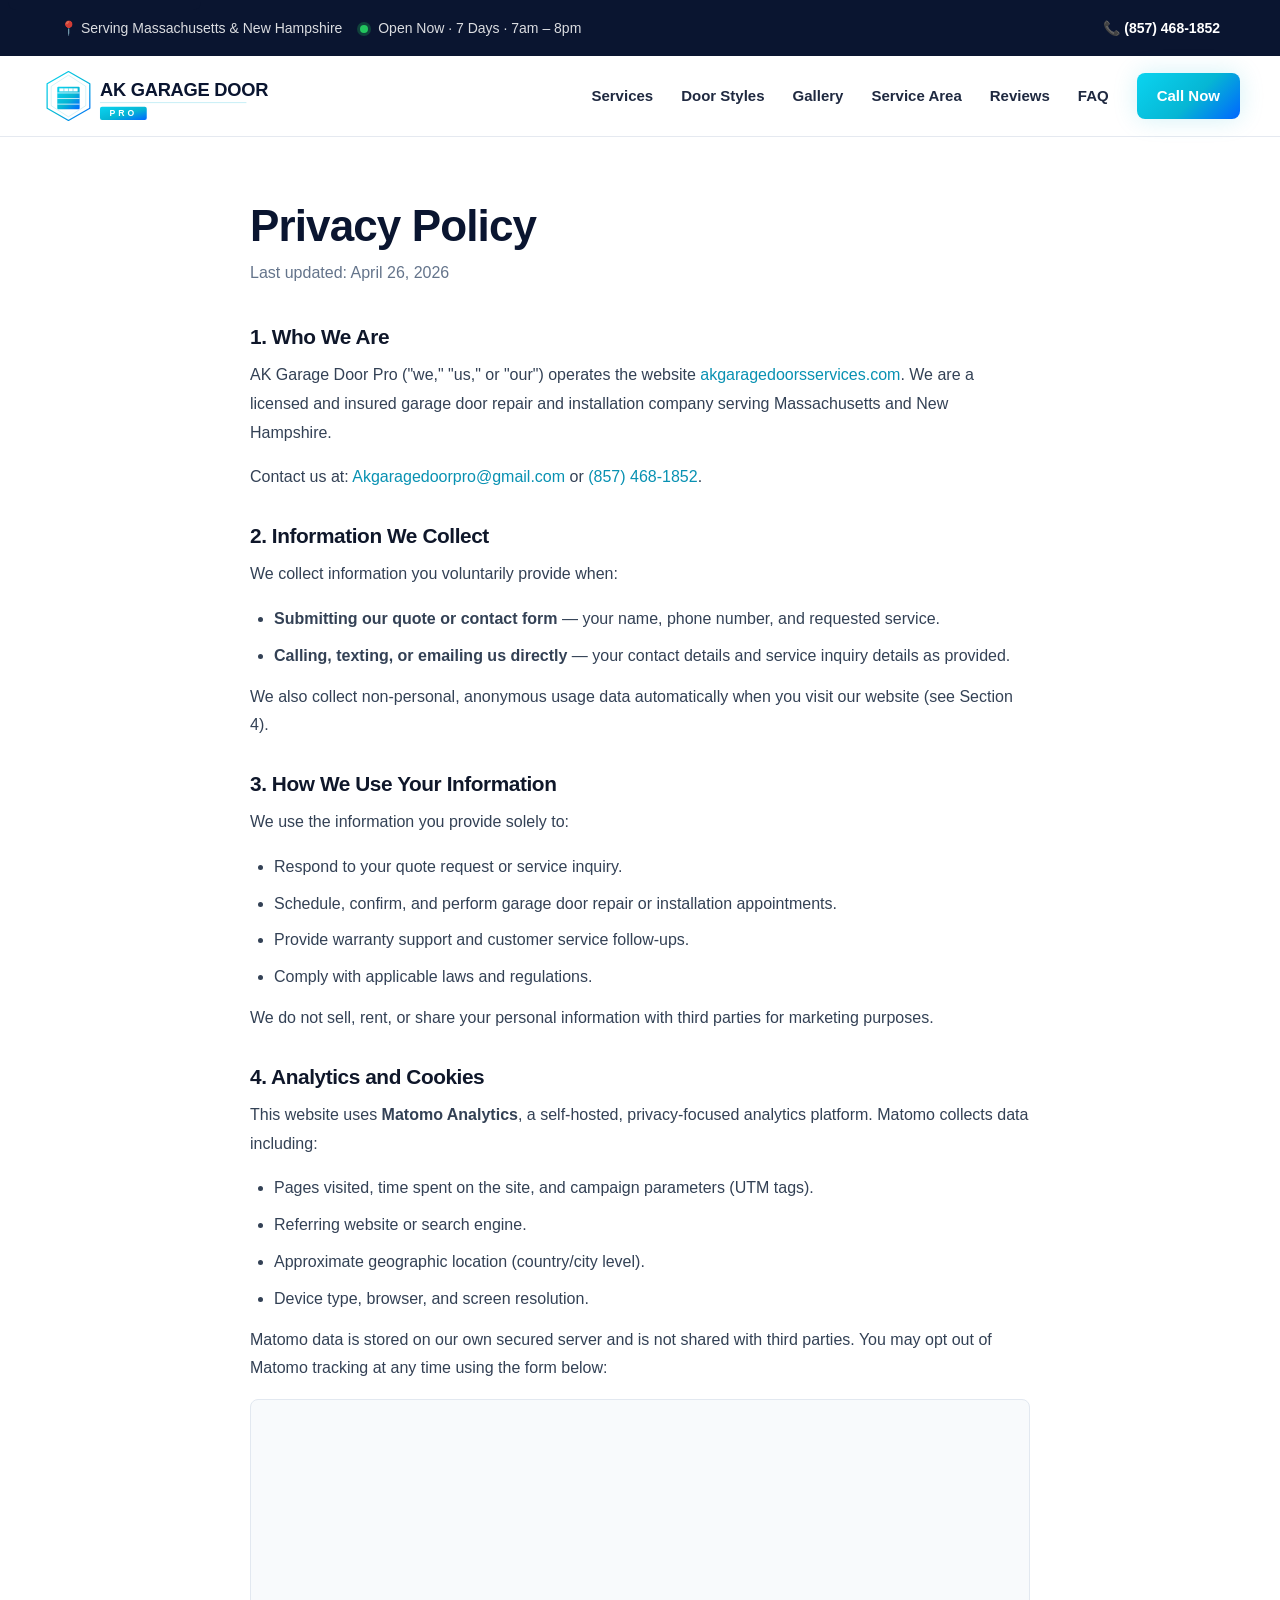
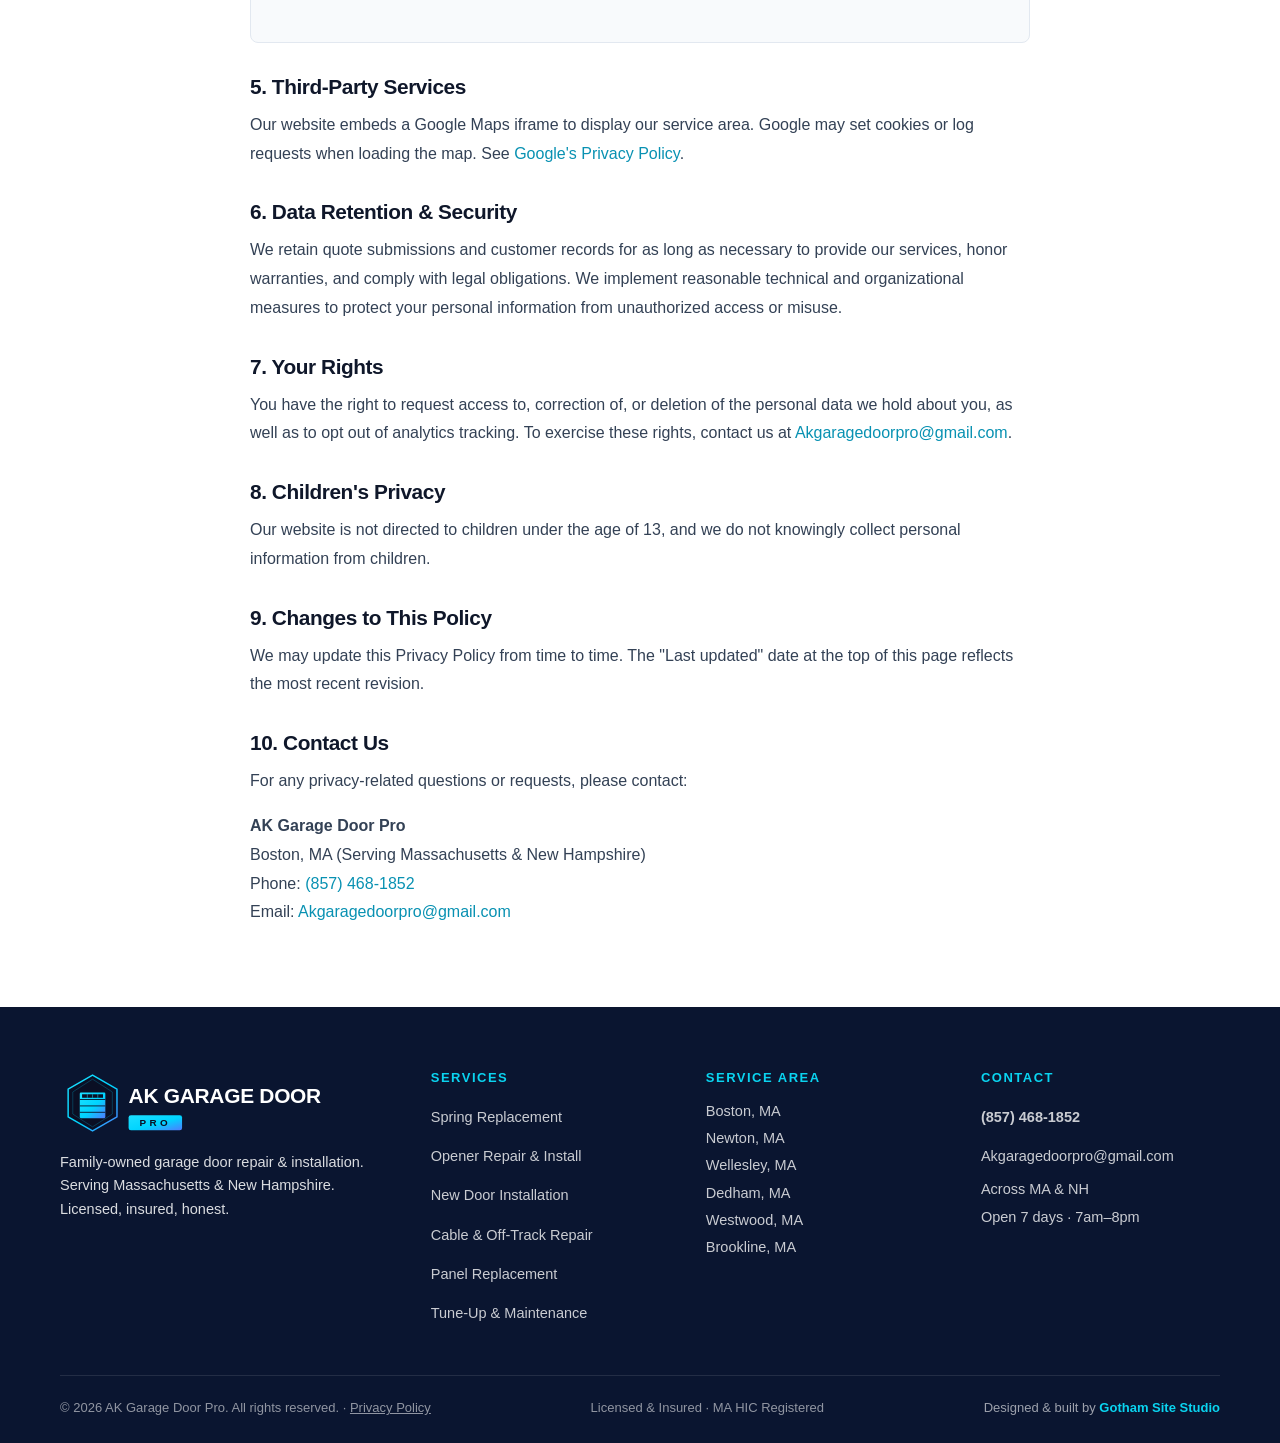
<file: privacy-policy.html>
<!DOCTYPE html>
<html lang="en">
<head>
<meta charset="UTF-8" />
<meta name="viewport" content="width=device-width, initial-scale=1.0" />

<title>Privacy Policy | AK Garage Door Pro</title>
<meta name="description" content="Privacy Policy for AK Garage Door Pro. Learn how we collect, use, and protect your personal information." />
<meta name="robots" content="noindex, follow" />
<link rel="canonical" href="https://akgaragedoorsservices.com/privacy-policy.html" />

<!-- Favicon -->
<link rel="icon" type="image/svg+xml" href="assets/logo-mark.svg" />
<link rel="apple-touch-icon" href="assets/logo-mark.svg" />

<!-- Theme color -->
<meta name="theme-color" content="#ffffff" />
<meta name="color-scheme" content="light" />

<!-- Styles -->
<link rel="stylesheet" href="assets/styles.css" />

<!-- Matomo -->
<script>
  var _paq = window._paq = window._paq || [];
  _paq.push(["setDocumentTitle", document.domain + "/" + document.title]);
  _paq.push(["setCookieDomain", "*.akgaragedoorsservices.com"]);
  _paq.push(["setDomains", ["*.akgaragedoorsservices.com"]]);
  _paq.push(['trackPageView']);
  _paq.push(['enableLinkTracking']);
  (function() {
    var u="https://matomo.gothamsitestudio.com/matomo/";
    _paq.push(['setTrackerUrl', u+'matomo.php']);
    _paq.push(['setSiteId', '16']);
    var d=document, g=d.createElement('script'), s=d.getElementsByTagName('script')[0];
    g.async=true; g.src=u+'matomo.js'; s.parentNode.insertBefore(g,s);
  })();
</script>
<noscript><p><img referrerpolicy="no-referrer-when-downgrade" src="https://matomo.gothamsitestudio.com/matomo/matomo.php?idsite=16&amp;rec=1" style="border:0;" alt="" /></p></noscript>
<!-- End Matomo Code -->
</head>
<body id="top">

<a class="skip-link" href="#main">Skip to main content</a>

<!-- ============== TOP BAR ============== -->
<div class="topbar" role="region" aria-label="Site information">
  <div class="container">
    <div class="topbar-info">
      <span><span aria-hidden="true">📍</span> Serving Massachusetts &amp; New Hampshire</span>
      <span><span class="available-dot" aria-hidden="true"></span> Open Now · 7 Days · 7am – 8pm</span>
    </div>
    <div class="topbar-info">
      <a href="tel:+18574681852" aria-label="Call us at 857-468-1852"><strong><span aria-hidden="true">📞</span> (857) 468-1852</strong></a>
    </div>
  </div>
</div>

<!-- ============== HEADER / NAV ============== -->
<header class="site-header" role="banner">
  <div class="container nav">
    <a href="index.html" class="nav-logo" aria-label="AK Garage Door Pro - Home">
      <img src="assets/logo.svg" alt="" width="320" height="56" />
    </a>
    <button class="nav-toggle"
            aria-label="Open navigation menu"
            aria-expanded="false"
            aria-controls="nav-links"
            type="button">
      <span aria-hidden="true">☰</span>
    </button>
    <nav class="nav-links" id="nav-links" aria-label="Primary">
      <a href="index.html#services">Services</a>
      <a href="index.html#styles">Door Styles</a>
      <a href="index.html#portfolio">Gallery</a>
      <a href="index.html#area">Service Area</a>
      <a href="index.html#reviews">Reviews</a>
      <a href="index.html#faq">FAQ</a>
      <a href="tel:+18574681852" class="nav-cta" aria-label="Call AK Garage Door Pro at 857-468-1852">Call Now</a>
    </nav>
  </div>
</header>

<main id="main" tabindex="-1">
  <section style="padding: 4rem 0;">
    <div class="container" style="max-width: 820px;">
      <h1 style="font-size: clamp(2rem, 4vw, 2.75rem); font-weight: 800; margin-bottom: 0.5rem;">Privacy Policy</h1>
      <p style="color: #64748b; margin-bottom: 2.5rem;">Last updated: April 26, 2026</p>

      <div style="line-height: 1.8; color: #334155;">
        <h2 style="font-size: 1.3rem; font-weight: 700; color: #0f172a; margin: 2rem 0 0.75rem;">1. Who We Are</h2>
        <p>AK Garage Door Pro ("we," "us," or "our") operates the website <a href="https://akgaragedoorsservices.com">akgaragedoorsservices.com</a>. We are a licensed and insured garage door repair and installation company serving Massachusetts and New Hampshire.</p>
        <p>Contact us at: <a href="mailto:Akgaragedoorpro@gmail.com">Akgaragedoorpro@gmail.com</a> or <a href="tel:+18574681852">(857) 468-1852</a>.</p>

        <h2 style="font-size: 1.3rem; font-weight: 700; color: #0f172a; margin: 2rem 0 0.75rem;">2. Information We Collect</h2>
        <p>We collect information you voluntarily provide when:</p>
        <ul style="padding-left: 1.5rem; margin: 0.75rem 0;">
          <li style="margin-bottom: 0.5rem;"><strong>Submitting our quote or contact form</strong> — your name, phone number, and requested service.</li>
          <li style="margin-bottom: 0.5rem;"><strong>Calling, texting, or emailing us directly</strong> — your contact details and service inquiry details as provided.</li>
        </ul>
        <p>We also collect non-personal, anonymous usage data automatically when you visit our website (see Section 4).</p>

        <h2 style="font-size: 1.3rem; font-weight: 700; color: #0f172a; margin: 2rem 0 0.75rem;">3. How We Use Your Information</h2>
        <p>We use the information you provide solely to:</p>
        <ul style="padding-left: 1.5rem; margin: 0.75rem 0;">
          <li style="margin-bottom: 0.5rem;">Respond to your quote request or service inquiry.</li>
          <li style="margin-bottom: 0.5rem;">Schedule, confirm, and perform garage door repair or installation appointments.</li>
          <li style="margin-bottom: 0.5rem;">Provide warranty support and customer service follow-ups.</li>
          <li style="margin-bottom: 0.5rem;">Comply with applicable laws and regulations.</li>
        </ul>
        <p>We do not sell, rent, or share your personal information with third parties for marketing purposes.</p>

        <h2 style="font-size: 1.3rem; font-weight: 700; color: #0f172a; margin: 2rem 0 0.75rem;">4. Analytics and Cookies</h2>
        <p>This website uses <strong>Matomo Analytics</strong>, a self-hosted, privacy-focused analytics platform. Matomo collects data including:</p>
        <ul style="padding-left: 1.5rem; margin: 0.75rem 0;">
          <li style="margin-bottom: 0.5rem;">Pages visited, time spent on the site, and campaign parameters (UTM tags).</li>
          <li style="margin-bottom: 0.5rem;">Referring website or search engine.</li>
          <li style="margin-bottom: 0.5rem;">Approximate geographic location (country/city level).</li>
          <li style="margin-bottom: 0.5rem;">Device type, browser, and screen resolution.</li>
        </ul>
        <p>Matomo data is stored on our own secured server and is not shared with third parties. You may opt out of Matomo tracking at any time using the form below:</p>
        <div style="margin: 1rem 0; padding: 1rem; background: #f8fafc; border-radius: 8px; border: 1px solid #e2e8f0;">
          <iframe
            style="border: 0; height: 200px; width: 100%;"
            src="https://matomo.gothamsitestudio.com/matomo/index.php?module=CoreAdminHome&action=optOut&language=en&backgroundColor=f8fafc&fontColor=334155&fontSize=14px&fontFamily=sans-serif"
            title="Matomo opt-out">
          </iframe>
        </div>

        <h2 style="font-size: 1.3rem; font-weight: 700; color: #0f172a; margin: 2rem 0 0.75rem;">5. Third-Party Services</h2>
        <p>Our website embeds a Google Maps iframe to display our service area. Google may set cookies or log requests when loading the map. See <a href="https://policies.google.com/privacy" target="_blank" rel="noopener">Google's Privacy Policy</a>.</p>

        <h2 style="font-size: 1.3rem; font-weight: 700; color: #0f172a; margin: 2rem 0 0.75rem;">6. Data Retention &amp; Security</h2>
        <p>We retain quote submissions and customer records for as long as necessary to provide our services, honor warranties, and comply with legal obligations. We implement reasonable technical and organizational measures to protect your personal information from unauthorized access or misuse.</p>

        <h2 style="font-size: 1.3rem; font-weight: 700; color: #0f172a; margin: 2rem 0 0.75rem;">7. Your Rights</h2>
        <p>You have the right to request access to, correction of, or deletion of the personal data we hold about you, as well as to opt out of analytics tracking. To exercise these rights, contact us at <a href="mailto:Akgaragedoorpro@gmail.com">Akgaragedoorpro@gmail.com</a>.</p>

        <h2 style="font-size: 1.3rem; font-weight: 700; color: #0f172a; margin: 2rem 0 0.75rem;">8. Children's Privacy</h2>
        <p>Our website is not directed to children under the age of 13, and we do not knowingly collect personal information from children.</p>

        <h2 style="font-size: 1.3rem; font-weight: 700; color: #0f172a; margin: 2rem 0 0.75rem;">9. Changes to This Policy</h2>
        <p>We may update this Privacy Policy from time to time. The "Last updated" date at the top of this page reflects the most recent revision.</p>

        <h2 style="font-size: 1.3rem; font-weight: 700; color: #0f172a; margin: 2rem 0 0.75rem;">10. Contact Us</h2>
        <p>For any privacy-related questions or requests, please contact:</p>
        <p>
          <strong>AK Garage Door Pro</strong><br />
          Boston, MA (Serving Massachusetts &amp; New Hampshire)<br />
          Phone: <a href="tel:+18574681852">(857) 468-1852</a><br />
          Email: <a href="mailto:Akgaragedoorpro@gmail.com">Akgaragedoorpro@gmail.com</a>
        </p>
      </div>
    </div>
  </section>
</main>

<!-- ============== FOOTER ============== -->
<footer class="site-footer">
  <div class="container">
    <div class="footer-grid">
      <div>
        <img src="assets/logo-white.svg" alt="AK Garage Door Pro" />
        <p>Family-owned garage door repair &amp; installation. Serving Massachusetts &amp; New Hampshire. Licensed, insured, honest.</p>
      </div>
      <div>
        <h4>Services</h4>
        <ul>
          <li><a href="index.html#services">Spring Replacement</a></li>
          <li><a href="index.html#services">Opener Repair &amp; Install</a></li>
          <li><a href="index.html#services">New Door Installation</a></li>
          <li><a href="index.html#services">Cable &amp; Off-Track Repair</a></li>
          <li><a href="index.html#services">Panel Replacement</a></li>
          <li><a href="index.html#services">Tune-Up &amp; Maintenance</a></li>
        </ul>
      </div>
      <div>
        <h4>Service Area</h4>
        <ul>
          <li>Boston, MA</li>
          <li>Newton, MA</li>
          <li>Wellesley, MA</li>
          <li>Dedham, MA</li>
          <li>Westwood, MA</li>
          <li>Brookline, MA</li>
        </ul>
      </div>
      <div>
        <h4>Contact</h4>
        <address>
          <ul>
            <li><a href="tel:+18574681852"><strong>(857) 468-1852</strong></a></li>
            <li><a href="mailto:Akgaragedoorpro@gmail.com">Akgaragedoorpro@gmail.com</a></li>
            <li>Across MA &amp; NH</li>
            <li>Open 7 days · 7am–8pm</li>
          </ul>
        </address>
      </div>
    </div>
    <div class="footer-bottom">
      <span>&copy; 2026 AK Garage Door Pro. All rights reserved. · <a href="privacy-policy.html" style="color: inherit; text-decoration: underline;">Privacy Policy</a></span>
      <span>Licensed &amp; Insured · MA HIC Registered</span>
      <span class="credit">
        Designed &amp; built by
        <a href="https://www.gothamsitestudio.com/" target="_blank" rel="noopener">Gotham Site Studio</a>
      </span>
    </div>
  </div>
</footer>

<script>
  const toggle = document.querySelector('.nav-toggle');
  const menu = document.getElementById('nav-links');
  if (toggle && menu) {
    toggle.addEventListener('click', () => {
      const open = menu.classList.toggle('open');
      toggle.setAttribute('aria-expanded', open);
    });
  }
</script>
</body>
</html>
</file>
<file: assets/styles.css>
/* AK Garage Door Pro — Light theme with futuristic cyan accents
   Mobile-first, no framework */

:root {
  /* Backgrounds */
  --bg-base: #ffffff;
  --bg-section: #f7f9fc;
  --bg-soft: #eef2f8;
  --bg-card: #ffffff;
  --bg-dark: #0a1530;

  /* Text */
  --ink: #0a1530;
  --ink-soft: #1f2940;
  --ink-muted: #4a5575;
  --ink-dim: #8995af;

  /* Accents */
  --cyan: #06b6d4;
  --cyan-bright: #0ad4f0;
  --cyan-deep: #0891b2;
  --blue-accent: #0066ff;
  --gold: #fbbf24;
  --gold-deep: #f59e0b;
  --green: #22c55e;
  --red: #ef4444;

  /* Borders */
  --line: #e5e9f0;
  --line-soft: #eff2f7;
  --line-bright: rgba(6, 182, 212, 0.45);
  --line-strong: rgba(6, 182, 212, 0.75);

  /* Effects */
  --glow-cyan: 0 0 24px rgba(6, 182, 212, 0.18);
  --glow-cyan-strong: 0 0 36px rgba(6, 182, 212, 0.32);
  --shadow-sm: 0 2px 8px rgba(15, 23, 50, 0.06);
  --shadow-md: 0 8px 32px rgba(15, 23, 50, 0.08);
  --shadow-lg: 0 16px 48px rgba(15, 23, 50, 0.12);

  /* Gradients */
  --gradient-cyan: linear-gradient(135deg, #0ad4f0 0%, #06b6d4 55%, #0066ff 100%);
  --gradient-dark: linear-gradient(135deg, #0a1530 0%, #1a2657 100%);

  --radius: 12px;
  --radius-lg: 18px;
  --max: 1200px;
}

* { box-sizing: border-box; }

html {
  scroll-behavior: smooth;
  -webkit-text-size-adjust: 100%;
  background: var(--bg-base);
}

body {
  margin: 0;
  font-family: -apple-system, BlinkMacSystemFont, "SF Pro Display", "Segoe UI", "Helvetica Neue", Arial, sans-serif;
  color: var(--ink-soft);
  background: var(--bg-base);
  line-height: 1.6;
  font-size: 16px;
  -webkit-font-smoothing: antialiased;
  -moz-osx-font-smoothing: grayscale;
}

img { max-width: 100%; height: auto; display: block; }
a { color: var(--cyan-deep); text-decoration: none; transition: color .15s; }
a:hover { color: var(--cyan); text-decoration: underline; }

h1, h2, h3, h4 {
  color: var(--ink);
  margin: 0 0 .5em;
  line-height: 1.15;
  font-weight: 800;
  letter-spacing: -.02em;
}
h1 { font-size: clamp(2.2rem, 5.5vw, 4rem); }
h2 { font-size: clamp(1.8rem, 4vw, 2.8rem); }
h3 { font-size: 1.25rem; }
p { margin: 0 0 1em; }
.container { max-width: var(--max); margin: 0 auto; padding: 0 20px; }

/* a11y */
@media (prefers-reduced-motion: reduce) {
  *, *::before, *::after {
    animation-duration: 0.01ms !important;
    animation-iteration-count: 1 !important;
    transition-duration: 0.01ms !important;
    scroll-behavior: auto !important;
  }
  .btn:hover, .service-card:hover, .gallery-item:hover img { transform: none !important; }
}

:where(a, button, input, select, textarea, summary, [tabindex]):focus-visible {
  outline: 3px solid var(--cyan);
  outline-offset: 2px;
  border-radius: 4px;
}
.btn:focus-visible, .nav-cta:focus-visible {
  outline: 3px solid var(--gold);
  outline-offset: 3px;
}

.skip-link {
  position: absolute;
  top: -40px;
  left: 8px;
  z-index: 200;
  background: var(--ink);
  color: #fff;
  padding: 12px 18px;
  border-radius: 0 0 8px 8px;
  font-weight: 800;
}
.skip-link:focus { top: 0; text-decoration: none; }

/* Only sections need scroll-margin offset for the sticky header — not every [id] inside main
   (the over-broad rule was causing unexpected scroll jumps on form-field focus). */
section[id], main > [id] { scroll-margin-top: 110px; }

/* ===== Top bar ===== */
.topbar {
  background: var(--bg-dark);
  color: #fff;
  font-size: 14px;
  padding: 6px 0;
}
.topbar .container {
  display: flex;
  justify-content: space-between;
  align-items: center;
  flex-wrap: wrap;
  gap: 8px;
}
.topbar a {
  color: #fff;
  display: inline-block;
  padding: 8px 0;
  min-height: 44px;
  line-height: 28px;
}
.topbar a:hover { color: var(--cyan-bright); }
.topbar-info { display: flex; gap: 18px; flex-wrap: wrap; align-items: center; color: rgba(255,255,255,0.85); }
.topbar-info span::before { margin-right: 6px; }
.topbar .available-dot {
  display: inline-block;
  width: 8px; height: 8px;
  background: var(--green);
  border-radius: 50%;
  margin-right: 6px;
  box-shadow: 0 0 0 3px rgba(34, 197, 94, .25);
}

/* ===== Header / Nav ===== */
.site-header {
  position: sticky;
  top: 0;
  z-index: 50;
  background: rgba(255, 255, 255, 0.92);
  backdrop-filter: blur(14px);
  -webkit-backdrop-filter: blur(14px);
  border-bottom: 1px solid var(--line);
}
.nav {
  display: flex;
  justify-content: space-between;
  align-items: center;
  padding: 12px 0;
}
.nav-logo img { height: 56px; width: auto; }
.nav-links { display: flex; gap: 28px; align-items: center; }
.nav-links a {
  color: var(--ink-soft);
  font-weight: 600;
  font-size: 15px;
  transition: color .15s;
}
.nav-links a:hover { color: var(--cyan); text-decoration: none; }
.nav-cta {
  background: var(--gradient-cyan);
  color: #fff !important;
  padding: 11px 20px;
  border-radius: 8px;
  font-weight: 800;
  box-shadow: var(--glow-cyan);
}
.nav-cta:hover {
  transform: translateY(-1px);
  box-shadow: var(--glow-cyan-strong);
  text-decoration: none !important;
}
.nav-toggle {
  display: none;
  background: none;
  border: 1px solid var(--line);
  font-size: 22px;
  color: var(--cyan-deep);
  cursor: pointer;
  width: 44px; height: 44px;
  border-radius: 8px;
}

/* ===== Buttons ===== */
.btn {
  display: inline-flex;
  align-items: center;
  justify-content: center;
  gap: 8px;
  padding: 14px 26px;
  border-radius: 10px;
  font-weight: 700;
  font-size: 16px;
  border: 0;
  cursor: pointer;
  transition: transform .12s ease, box-shadow .2s ease, background .2s ease;
  font-family: inherit;
}
.btn:hover { transform: translateY(-2px); text-decoration: none; }
.btn-primary {
  background: var(--gradient-cyan);
  color: #fff;
  box-shadow: var(--glow-cyan);
}
.btn-primary:hover { box-shadow: var(--glow-cyan-strong); color: #fff; }
.btn-call {
  background: linear-gradient(135deg, var(--gold) 0%, var(--gold-deep) 100%);
  color: var(--ink);
  font-size: 18px;
  font-weight: 800;
  padding: 16px 28px;
  box-shadow: 0 6px 20px rgba(251, 191, 36, 0.35);
}
.btn-call:hover { box-shadow: 0 10px 30px rgba(251, 191, 36, 0.5); color: var(--ink); }
.btn-outline {
  background: transparent;
  color: var(--cyan-deep);
  border: 2px solid var(--cyan);
}
.btn-outline:hover {
  background: rgba(6, 182, 212, 0.06);
  color: var(--cyan-deep);
}

/* ===== Hero (dark, photo backdrop, AB-style) ===== */
.hero {
  position: relative;
  background: var(--bg-dark);
  color: #fff;
  padding: 96px 0 110px;
  overflow: hidden;
  isolation: isolate;
}
.hero .hero-bg {
  position: absolute;
  inset: 0;
  z-index: -2;
  background-image: url("hero.jpg"); /* fallback */
  background-image: image-set(
    url("hero.webp") type("image/webp"),
    url("hero.jpg") type("image/jpeg")
  );
  background-size: cover;
  background-position: center 30%;
  filter: brightness(0.85) contrast(1.05) saturate(1.05);
}
.hero::after {
  content: "";
  position: absolute;
  inset: 0;
  z-index: -1;
  background:
    radial-gradient(circle at 20% 80%, rgba(6, 182, 212, 0.18), transparent 55%),
    radial-gradient(circle at 80% 20%, rgba(10, 21, 48, 0.4), transparent 55%),
    linear-gradient(180deg, rgba(10, 21, 48, 0.35) 0%, rgba(10, 21, 48, 0.78) 100%);
}
/* Decorative glow layer over hero — adds AI-style depth */
.hero .hero-glow {
  position: absolute;
  inset: 0;
  z-index: 0;
  pointer-events: none;
  background:
    radial-gradient(380px 300px at 12% 110%, rgba(10, 212, 240, 0.30), transparent 70%),
    radial-gradient(420px 300px at 88% -10%, rgba(0, 102, 255, 0.18), transparent 70%);
  mix-blend-mode: screen;
}
.hero h1, .hero-features li, .hero-rating, .hero-availability {
  text-shadow: 0 1px 2px rgba(0, 0, 0, 0.25);
}
.hero-rating, .hero-availability { text-shadow: none; }
.hero .container { position: relative; z-index: 1; }
.hero-content {
  max-width: 760px;
  margin: 0 auto;
  text-align: center;
}
/* Left-aligned hero variant per Avishai's request — text starts from the left, not centered */
.hero-content--left {
  max-width: 720px;
  margin: 0;
  text-align: left;
}
.hero-content--left .hero-features {
  margin-left: 0;
  margin-right: auto;
  max-width: 540px;
  text-align: left;
}
.hero-content--left .hero-ctas {
  justify-content: flex-start;
}
.hero-coverage {
  margin-top: 28px;
  font-size: 13.5px;
  color: rgba(255,255,255,0.65);
  font-style: italic;
  max-width: 540px;
  line-height: 1.55;
}
.hero h1 {
  color: #fff;
  margin: 16px 0 28px;
  font-size: clamp(2.3rem, 5.8vw, 4rem);
  letter-spacing: -0.025em;
}
.hero h1 .accent {
  background: var(--gradient-cyan);
  -webkit-background-clip: text;
  background-clip: text;
  -webkit-text-fill-color: transparent;
  color: transparent;
}

.hero-rating {
  display: inline-flex;
  align-items: center;
  gap: 10px;
  background: linear-gradient(135deg, var(--gold) 0%, var(--gold-deep) 100%);
  padding: 9px 20px;
  border-radius: 100px;
  font-size: 13px;
  font-weight: 800;
  color: var(--ink);
  letter-spacing: 0.3px;
  box-shadow: 0 6px 18px rgba(251, 191, 36, 0.3);
}
.hero-rating .stars { color: var(--ink); font-size: 16px; letter-spacing: 2px; }
.stars { color: var(--gold); font-size: 18px; letter-spacing: 2px; }

.hero-features {
  list-style: none;
  padding: 0;
  margin: 0 auto 32px;
  max-width: 540px;
  text-align: left;
  display: grid;
  gap: 12px;
  font-size: 15.5px;
  color: rgba(255, 255, 255, 0.92);
}
.hero-features li {
  display: flex;
  align-items: flex-start;
  gap: 12px;
  line-height: 1.45;
}
.hero-features li::before {
  content: "✓";
  background: var(--gradient-cyan);
  color: #fff;
  width: 24px; height: 24px;
  border-radius: 50%;
  display: inline-flex;
  align-items: center; justify-content: center;
  font-weight: 800;
  font-size: 13px;
  flex-shrink: 0;
  margin-top: 1px;
  box-shadow: 0 0 12px rgba(6, 182, 212, 0.45);
}
.hero-content--left .hero-features { margin-top: 24px; margin-bottom: 32px; }

.hero-ctas {
  display: flex;
  gap: 14px;
  justify-content: center;
  flex-wrap: wrap;
  margin-bottom: 22px;
}
.hero-ctas .btn-call { min-width: 280px; }

.btn-outline-light {
  background: rgba(255, 255, 255, 0.08);
  color: #fff;
  border: 1.5px solid rgba(255, 255, 255, 0.4);
  backdrop-filter: blur(8px);
  padding: 14px 26px;
  border-radius: 10px;
  font-weight: 700;
  font-size: 16px;
  display: inline-flex;
  align-items: center;
  justify-content: center;
  gap: 8px;
  text-decoration: none;
  transition: background .2s, border-color .2s, transform .12s;
}
.btn-outline-light:hover {
  background: rgba(255, 255, 255, 0.16);
  border-color: rgba(255, 255, 255, 0.7);
  text-decoration: none;
  color: #fff;
  transform: translateY(-2px);
}

.hero-availability {
  display: inline-flex;
  align-items: center;
  gap: 10px;
  font-size: 13px;
  font-weight: 700;
  color: #86efac;
  background: rgba(34, 197, 94, 0.14);
  border: 1px solid rgba(134, 239, 172, 0.45);
  padding: 7px 14px;
  border-radius: 100px;
}
.hero-availability::before {
  content: "";
  width: 8px; height: 8px;
  background: var(--green);
  border-radius: 50%;
  box-shadow: 0 0 0 4px rgba(34, 197, 94, .35);
  animation: pulse 2s infinite;
}
@keyframes pulse {
  0%, 100% { box-shadow: 0 0 0 4px rgba(34, 197, 94, .35); }
  50% { box-shadow: 0 0 0 9px rgba(34, 197, 94, 0); }
}

/* ===== Quote section (lead form) ===== */
.quote-section { background: var(--bg-section); padding: 80px 0; }
.quote-grid {
  display: grid;
  grid-template-columns: 1fr 1fr;
  gap: 60px;
  align-items: center;
}
.quote-intro h2 { color: var(--ink); margin-bottom: 14px; }
.quote-intro p { color: var(--ink-muted); font-size: 1.05rem; }
.quote-bullets {
  list-style: none;
  padding: 0;
  margin: 22px 0 0;
  display: grid;
  gap: 10px;
}
.quote-bullets li {
  display: flex;
  gap: 12px;
  align-items: center;
  color: var(--ink-soft);
  font-size: 15px;
}
.quote-bullets li::before {
  content: "✓";
  background: var(--gradient-cyan);
  color: #fff;
  width: 22px; height: 22px;
  border-radius: 50%;
  display: inline-flex;
  align-items: center; justify-content: center;
  font-weight: 800;
  font-size: 12px;
  flex-shrink: 0;
}

/* ===== City chips (replaces bullet lists in service area) ===== */
.city-chips {
  display: flex;
  flex-wrap: wrap;
  gap: 8px 6px;
  padding: 0;
  margin: 0;
}
.city-chip {
  background: var(--bg-soft);
  border: 1px solid var(--line);
  color: var(--ink-soft);
  padding: 6px 12px;
  border-radius: 100px;
  font-weight: 600;
  font-size: 13px;
  white-space: nowrap;
  transition: border-color .2s, color .2s, background .2s;
}
.city-chip:hover {
  border-color: var(--line-bright);
  color: var(--cyan-deep);
  background: #fff;
}

.hero-image-card {
  position: relative;
  border-radius: 24px;
  overflow: hidden;
  box-shadow: var(--shadow-lg);
  border: 1px solid var(--line);
  aspect-ratio: 4/5;
}
.hero-image-card img {
  width: 100%; height: 100%;
  object-fit: cover;
}
.hero-image-card .floating-card {
  position: absolute;
  bottom: 18px;
  left: 18px;
  right: 18px;
  background: rgba(255, 255, 255, 0.95);
  backdrop-filter: blur(12px);
  border-radius: 14px;
  padding: 16px 20px;
  box-shadow: var(--shadow-md);
  display: flex;
  align-items: center;
  gap: 14px;
}
.hero-image-card .floating-card .ico {
  width: 44px; height: 44px;
  border-radius: 50%;
  background: var(--gradient-cyan);
  display: flex; align-items: center; justify-content: center;
  font-size: 22px;
  flex-shrink: 0;
}
.hero-image-card .floating-card .label { font-size: 12px; color: var(--ink-muted); text-transform: uppercase; letter-spacing: 1px; font-weight: 700; }
.hero-image-card .floating-card .value { font-size: 16px; color: var(--ink); font-weight: 800; }

/* ===== Lead form card ===== */
.lead-card {
  background: #fff;
  color: var(--ink);
  padding: 32px;
  border-radius: var(--radius-lg);
  border: 1px solid var(--line);
  box-shadow: var(--shadow-lg);
}
.lead-card h3 { color: var(--ink); margin-bottom: 6px; font-size: 1.4rem; }
.lead-card p.small { color: var(--ink-muted); font-size: 14px; margin-bottom: 18px; }
.lead-card label {
  display: block;
  font-size: 13px;
  font-weight: 700;
  color: var(--ink);
  margin-bottom: 6px;
}
.lead-card input,
.lead-card select,
.lead-card textarea {
  width: 100%;
  padding: 12px 14px;
  border: 1.5px solid var(--line);
  border-radius: 8px;
  font-size: 16px;
  font-family: inherit;
  margin-bottom: 6px;
  transition: border-color .15s, box-shadow .15s;
  background: #fff;
  color: var(--ink);
}
.lead-card input::placeholder { color: var(--ink-dim); }
.lead-card input:focus,
.lead-card select:focus,
.lead-card textarea:focus {
  outline: 0;
  border-color: var(--cyan);
  box-shadow: 0 0 0 3px rgba(6, 182, 212, 0.12);
}
.lead-card .field-hint {
  display: block;
  font-size: 12px;
  color: var(--ink-dim);
  margin-bottom: 12px;
}
.lead-card .field-error {
  display: none;
  color: var(--red);
  font-size: 13px;
  margin: -2px 0 12px;
  font-weight: 600;
}
.lead-card .field-error.show { display: block; }
.lead-card .btn-primary { width: 100%; }
.lead-card .form-foot {
  font-size: 12px;
  color: var(--ink-dim);
  text-align: center;
  margin-top: 10px;
}
.lead-card .form-foot a { color: var(--cyan-deep); font-weight: 700; }

/* ===== Trust strip ===== */
.trust-strip {
  background: var(--bg-section);
  border-top: 1px solid var(--line);
  border-bottom: 1px solid var(--line);
  padding: 36px 0;
}
.trust-grid {
  display: grid;
  grid-template-columns: repeat(5, 1fr);
  gap: 30px;
  align-items: center;
  text-align: center;
}
.trust-grid .badge {
  font-weight: 700;
  color: var(--ink-muted);
  font-size: 13px;
  text-transform: uppercase;
  letter-spacing: 1.5px;
}
.trust-grid .badge .num {
  font-size: 34px;
  display: block;
  background: var(--gradient-cyan);
  -webkit-background-clip: text;
  background-clip: text;
  -webkit-text-fill-color: transparent;
  color: transparent;
  margin-bottom: 4px;
  font-weight: 900;
  letter-spacing: -0.02em;
}

/* ===== Brand strip ===== */
.brands-strip {
  padding: 40px 0;
  background: #fff;
  border-bottom: 1px solid var(--line-soft);
}
.brands-strip .label {
  text-align: center;
  font-size: 12px;
  letter-spacing: 2.5px;
  text-transform: uppercase;
  color: var(--ink-muted);
  font-weight: 700;
  margin-bottom: 22px;
}
.brands-row {
  display: flex;
  justify-content: center;
  align-items: center;
  flex-wrap: wrap;
  gap: 14px 18px;
}
.brand-chip {
  font-weight: 800;
  font-size: 15px;
  color: var(--ink);
  letter-spacing: 0.5px;
  padding: 11px 20px;
  background: var(--bg-section);
  border: 1px solid var(--line);
  border-radius: 8px;
  white-space: nowrap;
  transition: border-color .2s, box-shadow .2s, transform .2s;
}
.brand-chip:hover {
  border-color: var(--line-bright);
  box-shadow: var(--glow-cyan);
  transform: translateY(-2px);
}

/* ===== Sections ===== */
section { padding: 88px 0; background: #fff; }
/* Use :where() so nth-of-type has zero specificity — any class-based bg wins */
section:where(:nth-of-type(even)) { background: var(--bg-section); }

/* ===== Wave divider (between trust strip and services) ===== */
.divider-wave {
  display: block;
  background: var(--bg-section);
  color: var(--bg-dark);
  line-height: 0;
  margin-bottom: -1px;
}
.divider-wave svg { display: block; width: 100%; height: 40px; }

/* ===== NEW: Services unified card (DARK section) ===== */
.services-section {
  background: var(--gradient-dark);
  color: #fff;
  position: relative;
  overflow: hidden;
}
.services-section::before {
  content: "";
  position: absolute;
  top: -10%; left: -10%;
  width: 500px; height: 500px;
  background: radial-gradient(circle, rgba(6, 182, 212, 0.18), transparent 60%);
  filter: blur(40px);
  pointer-events: none;
}
.services-section .container { position: relative; z-index: 1; }
.services-section .section-head h2 { color: #fff; }
.services-section .section-head p { color: rgba(255,255,255,0.78); }
.services-section .eyebrow { color: var(--cyan-bright); }

.services-card {
  display: grid;
  grid-template-columns: 1fr 1.4fr;
  gap: 0;
  background: rgba(255, 255, 255, 0.04);
  border: 1px solid rgba(6, 182, 212, 0.3);
  border-radius: 24px;
  overflow: hidden;
  backdrop-filter: blur(8px);
  box-shadow: 0 24px 60px rgba(0,0,0,0.35);
}
.services-card__media {
  position: relative;
  min-height: 480px;
  background: var(--bg-dark);
}
.services-card__media img {
  width: 100%; height: 100%;
  object-fit: cover;
  display: block;
}
.services-card__media::after {
  content: "";
  position: absolute;
  inset: 0;
  background: linear-gradient(120deg, rgba(10,21,48,0.1) 0%, rgba(10,21,48,0.55) 100%);
  pointer-events: none;
}
.services-card__media-badge {
  position: absolute;
  bottom: 20px; left: 20px; right: 20px;
  background: rgba(255,255,255,0.96);
  border-radius: 14px;
  padding: 14px 18px;
  display: flex;
  align-items: center;
  gap: 14px;
  box-shadow: var(--shadow-md);
  z-index: 1;
  color: var(--ink);
}
.services-card__media-badge > span {
  width: 42px; height: 42px;
  border-radius: 50%;
  background: var(--gradient-cyan);
  display: inline-flex;
  align-items: center; justify-content: center;
  font-size: 20px;
  flex-shrink: 0;
  color: #fff;
}
.services-card__media-badge strong { display: block; color: var(--ink); font-weight: 800; font-size: 14px; }
.services-card__media-badge span:not(:first-child) { color: var(--ink-muted); font-size: 12px; }

.services-card__list {
  list-style: none;
  margin: 0;
  padding: 18px 0;
  display: grid;
}
.services-card__list li {
  display: grid;
  grid-template-columns: 56px 1fr;
  gap: 16px;
  padding: 18px 28px;
  border-bottom: 1px solid rgba(255,255,255,0.08);
  align-items: flex-start;
}
.services-card__list li:last-child { border-bottom: 0; }
.services-card__list .ico {
  width: 44px; height: 44px;
  border-radius: 10px;
  background: rgba(6, 182, 212, 0.16);
  border: 1px solid rgba(6, 182, 212, 0.4);
  display: inline-flex;
  align-items: center; justify-content: center;
  font-size: 20px;
  flex-shrink: 0;
}
.services-card__list h3 {
  margin: 0 0 4px;
  font-size: 1rem;
  color: #fff;
  font-weight: 800;
}
.services-card__list p {
  margin: 0;
  color: rgba(255,255,255,0.72);
  font-size: 13.5px;
  line-height: 1.5;
}
.services-card__cta {
  display: flex;
  gap: 14px;
  justify-content: center;
  flex-wrap: wrap;
  margin-top: 36px;
}
.services-card__cta .btn-outline-light { background: rgba(255,255,255,0.06); }
.section-head { text-align: center; max-width: 760px; margin: 0 auto 56px; }
/* Vary alignment per Avishai's feedback — break up the "newspaper" rhythm */
.section-head--left   { text-align: left;   margin-left: 0;   margin-right: auto; max-width: 760px; }
.section-head--right  { text-align: right;  margin-left: auto; margin-right: 0;   max-width: 760px; }
.section-head--center { text-align: center; margin-left: auto; margin-right: auto; max-width: 760px; }
.eyebrow {
  text-transform: uppercase;
  letter-spacing: 2.5px;
  color: var(--cyan-deep);
  font-weight: 800;
  font-size: 12px;
  margin-bottom: 12px;
  display: block;
}
.section-head h2 { color: var(--ink); }
.section-head p { color: var(--ink-muted); font-size: 1.1rem; }

/* ===== Services ===== */
.services-grid {
  display: grid;
  grid-template-columns: repeat(3, 1fr);
  gap: 24px;
}
.service-card {
  background: #fff;
  border: 1px solid var(--line);
  border-radius: var(--radius-lg);
  padding: 32px;
  transition: transform .25s ease, border-color .2s, box-shadow .25s;
}
.service-card:hover {
  transform: translateY(-4px);
  border-color: var(--line-bright);
  box-shadow: var(--shadow-md);
}
.service-icon {
  width: 60px; height: 60px;
  background: linear-gradient(135deg, rgba(6, 182, 212, 0.12), rgba(0, 102, 255, 0.08));
  color: var(--cyan-deep);
  border: 1px solid var(--line-bright);
  border-radius: 14px;
  display: flex;
  align-items: center; justify-content: center;
  font-size: 28px;
  margin-bottom: 20px;
}
.service-card h3 { font-size: 1.2rem; margin-bottom: 8px; color: var(--ink); }
.service-card p { color: var(--ink-muted); font-size: 15px; margin: 0; }

/* ===== Carousels (shared) ===== */
.carousel-btn {
  position: absolute;
  top: 50%; transform: translateY(-50%);
  z-index: 5;
  width: 48px; height: 48px;
  border-radius: 50%;
  background: rgba(255,255,255,0.95);
  color: var(--ink);
  border: 1px solid var(--line);
  font-size: 28px;
  font-weight: 400;
  line-height: 1;
  cursor: pointer;
  box-shadow: var(--shadow-md);
  transition: background .15s, transform .15s, box-shadow .15s;
  display: inline-flex;
  align-items: center; justify-content: center;
  padding: 0 0 4px 0;
}
.carousel-btn:hover { background: #fff; transform: translateY(-50%) scale(1.06); box-shadow: var(--shadow-lg); }
.carousel-btn--prev { left: -8px; }
.carousel-btn--next { right: -8px; }

.carousel-dots {
  display: flex;
  justify-content: center;
  gap: 8px;
  margin-top: 22px;
}
.carousel-dots button {
  width: 10px; height: 10px;
  border-radius: 50%;
  border: 0;
  background: var(--line);
  cursor: pointer;
  padding: 0;
  transition: background .2s, transform .2s, width .2s;
}
.carousel-dots button.is-active {
  background: var(--gradient-cyan);
  width: 28px;
  border-radius: 100px;
}
/* Dots inside dark sections need a brighter inactive state */
.reviews-section .carousel-dots button,
.services-section .carousel-dots button { background: rgba(255,255,255,0.2); }
.reviews-section .carousel-dots button.is-active,
.services-section .carousel-dots button.is-active { background: var(--cyan-bright); }

/* Door styles carousel */
.styles-carousel { position: relative; }
.styles-section { background: var(--bg-section); }

/* ===== NEW: Door Styles catalog (horizontal scroll carousel) ===== */
.styles-grid {
  display: flex;
  overflow-x: auto;
  gap: 18px;
  padding: 6px 4px 18px;
  scroll-snap-type: x mandatory;
  scroll-padding: 0 4px;
  -webkit-overflow-scrolling: touch;
  scrollbar-width: thin;
}
.styles-grid > .style-card {
  flex: 0 0 calc((100% - 54px) / 4);
  min-width: 0;
  scroll-snap-align: start;
  height: auto;
}
@media (max-width: 1024px) {
  .styles-grid > .style-card { flex-basis: calc((100% - 36px) / 3); }
}
@media (max-width: 760px) {
  .styles-grid > .style-card { flex-basis: 78%; }
  .styles-carousel .carousel-btn { display: none; }
}
.style-card {
  background: #fff;
  border: 1px solid var(--line);
  border-radius: var(--radius-lg);
  overflow: hidden;
  transition: transform .25s ease, border-color .2s, box-shadow .25s;
  display: flex;
  flex-direction: column;
}
.style-card:hover {
  transform: translateY(-4px);
  border-color: var(--line-bright);
  box-shadow: var(--shadow-lg);
}
.style-image {
  aspect-ratio: 4/3;
  overflow: hidden;
  position: relative;
  background: var(--bg-soft);
}
.style-image img {
  width: 100%; height: 100%;
  object-fit: cover;
  transition: transform .35s ease;
}
.style-card:hover .style-image img { transform: scale(1.05); }
.style-image .badge-pill {
  position: absolute;
  top: 12px; left: 12px;
  background: rgba(255,255,255,0.95);
  backdrop-filter: blur(8px);
  color: var(--cyan-deep);
  padding: 5px 11px;
  border-radius: 100px;
  font-size: 11px;
  font-weight: 800;
  letter-spacing: 0.8px;
  text-transform: uppercase;
}
.style-body {
  padding: 18px 20px 22px;
  flex: 1;
  display: flex;
  flex-direction: column;
}
.style-body h3 {
  margin: 0 0 6px;
  font-size: 1.05rem;
  color: var(--ink);
}
.style-body p {
  color: var(--ink-muted);
  font-size: 13.5px;
  line-height: 1.5;
  margin: 0 0 14px;
  flex: 1;
}
.style-cta {
  font-weight: 700;
  color: var(--cyan-deep);
  font-size: 14px;
  display: inline-flex;
  align-items: center;
  gap: 4px;
  border-bottom: 1.5px solid var(--cyan-deep);
  padding-bottom: 1px;
  align-self: flex-start;
}
.style-cta:hover { text-decoration: none; color: var(--cyan); }

/* ===== Why us ===== */
.whyus-grid {
  display: grid;
  grid-template-columns: 1fr 1fr;
  gap: 60px;
  align-items: center;
}
/* Image RIGHT, content LEFT — flipped from typical order, plays into Avishai's "vary the layout" feedback */
.whyus-grid--reverse .whyus-content { order: 1; }
.whyus-grid--reverse .whyus-img { order: 2; }
.whyus-content .lead { font-size: 1.1rem; color: var(--ink-soft); margin-bottom: 20px; }
.whyus-img {
  position: relative;
  border-radius: var(--radius-lg);
  overflow: hidden;
  box-shadow: var(--shadow-lg);
  aspect-ratio: 4/5;
  border: 1px solid var(--line);
}
.whyus-img__sticker {
  position: absolute;
  bottom: 18px; right: 18px;
  background: rgba(255,255,255,0.96);
  border-radius: 14px;
  padding: 14px 18px;
  box-shadow: var(--shadow-md);
  text-align: right;
  max-width: 60%;
}
.whyus-img__sticker .stars { display: block; color: var(--gold); font-size: 14px; letter-spacing: 1.5px; margin-bottom: 4px; }
.whyus-img__sticker strong { display: block; color: var(--ink); font-weight: 800; font-size: 14px; }
.whyus-img__sticker span:not(.stars) { display: block; color: var(--ink-muted); font-size: 12px; margin-top: 2px; }
.whyus-img img { width: 100%; height: 100%; object-fit: cover; }
.why-list { list-style: none; padding: 0; margin: 24px 0 0; }
.why-list li {
  display: flex;
  gap: 16px;
  margin-bottom: 24px;
  align-items: flex-start;
}
.why-list .icon {
  flex-shrink: 0;
  width: 46px; height: 46px;
  border-radius: 12px;
  background: var(--gradient-cyan);
  color: #fff;
  display: flex;
  align-items: center; justify-content: center;
  font-weight: 800;
  font-size: 20px;
  box-shadow: var(--glow-cyan);
}
.why-list h4 { margin: 0 0 4px; font-size: 1.1rem; color: var(--ink); }
.why-list p { margin: 0; color: var(--ink-muted); font-size: 15px; }

/* ===== NEW: Meet your tech ===== */
section.tech-section {
  background: var(--gradient-dark);
  color: #fff;
  padding: 96px 0;
  position: relative;
  overflow: hidden;
}
.tech-section::before {
  content: "";
  position: absolute;
  top: 0; right: -20%;
  width: 600px; height: 600px;
  background: radial-gradient(circle, rgba(6, 182, 212, 0.25), transparent 60%);
  filter: blur(40px);
}
.tech-section .container { position: relative; z-index: 1; }
.tech-grid {
  display: grid;
  grid-template-columns: 1fr 1fr;
  gap: 64px;
  align-items: center;
}
.tech-section .eyebrow { color: var(--cyan-bright); }
.tech-section h2 { color: #fff; font-size: clamp(2rem, 4.5vw, 3rem); }
.tech-section p { color: rgba(255,255,255,0.85); font-size: 1.1rem; }
.tech-pillars {
  display: grid;
  grid-template-columns: repeat(3, 1fr);
  gap: 18px;
  margin-top: 28px;
}
.tech-pillars--vertical { grid-template-columns: 1fr; gap: 14px; margin-top: 0; }
.tech-pillars--vertical .tech-pillar { display: grid; grid-template-columns: 56px 1fr; gap: 14px; align-items: center; padding: 18px 22px; }
.tech-pillars--vertical .tech-pillar .ico { margin-bottom: 0; }
.tech-pillars--vertical .tech-pillar h4 { margin: 0; }
.tech-head { margin-bottom: 40px; }
.tech-pillar {
  background: rgba(255, 255, 255, 0.06);
  border: 1px solid rgba(6, 182, 212, 0.3);
  border-radius: var(--radius);
  padding: 20px;
  backdrop-filter: blur(8px);
}
.tech-pillar .ico {
  width: 38px; height: 38px;
  border-radius: 10px;
  background: var(--gradient-cyan);
  display: flex; align-items: center; justify-content: center;
  font-size: 18px;
  margin-bottom: 12px;
}
.tech-pillar h4 { color: #fff; font-size: 0.95rem; margin: 0 0 4px; }
.tech-pillar p { color: rgba(255,255,255,0.7); font-size: 13px; margin: 0; line-height: 1.45; }

.tech-illustration {
  position: relative;
  aspect-ratio: 1;
  border-radius: 24px;
  border: 1px solid rgba(6, 182, 212, 0.3);
  overflow: hidden;
  box-shadow: var(--shadow-lg);
}
.tech-illustration img {
  width: 100%; height: 100%;
  object-fit: cover;
  display: block;
}
.tech-illustration::after {
  content: "";
  position: absolute;
  inset: 0;
  background: linear-gradient(180deg, transparent 50%, rgba(10, 21, 48, 0.5) 100%);
  pointer-events: none;
}
.tech-illustration .floating-card {
  position: absolute;
  bottom: 18px;
  left: 18px;
  right: 18px;
  background: rgba(255, 255, 255, 0.95);
  backdrop-filter: blur(12px);
  border-radius: 14px;
  padding: 14px 18px;
  box-shadow: var(--shadow-md);
  display: flex;
  align-items: center;
  gap: 14px;
  z-index: 1;
}
.tech-illustration .floating-card .ico {
  width: 44px; height: 44px;
  border-radius: 50%;
  background: var(--gradient-cyan);
  color: #fff;
  display: flex; align-items: center; justify-content: center;
  font-size: 22px;
  flex-shrink: 0;
}
.tech-illustration .floating-card .label {
  font-size: 11px;
  color: var(--ink-muted);
  text-transform: uppercase;
  letter-spacing: 1.2px;
  font-weight: 700;
}
.tech-illustration .floating-card .value {
  font-size: 15px;
  color: var(--ink);
  font-weight: 800;
}

/* ===== Service area ===== */
.area-section { background: var(--bg-section); }
.area-head { margin-bottom: 48px; }
.area-stats {
  display: flex;
  justify-content: center;
  gap: 36px;
  margin-bottom: 48px;
  flex-wrap: wrap;
}
.area-stat {
  text-align: center;
}
.area-stat .num {
  font-size: 38px;
  font-weight: 900;
  background: var(--gradient-cyan);
  -webkit-background-clip: text;
  background-clip: text;
  -webkit-text-fill-color: transparent;
  color: transparent;
  letter-spacing: -0.02em;
  display: block;
}
.area-stat .label {
  font-size: 12px;
  text-transform: uppercase;
  letter-spacing: 1.5px;
  color: var(--ink-muted);
  font-weight: 700;
}
.area-regions {
  display: grid;
  grid-template-columns: repeat(3, 1fr);
  gap: 22px;
  margin-top: 32px;
}
.area-region {
  background: #fff;
  border: 1px solid var(--line);
  border-radius: var(--radius-lg);
  padding: 26px;
  transition: border-color .2s, box-shadow .2s;
  display: flex;
  flex-direction: column;
}
.area-region:hover { border-color: var(--line-bright); box-shadow: var(--shadow-md); }
.area-region .region-header {
  margin-bottom: 16px;
  padding-bottom: 14px;
  border-bottom: 1px solid var(--line);
}
.area-region h4 {
  font-size: 11px;
  text-transform: uppercase;
  letter-spacing: 1.5px;
  color: var(--cyan-deep);
  margin: 0 0 4px;
  font-weight: 800;
}
.area-region .region-name {
  font-size: 1.05rem;
  color: var(--ink);
  font-weight: 800;
  margin: 0;
}
.area-region .region-count {
  display: inline-block;
  font-size: 11px;
  color: var(--ink-muted);
  font-weight: 700;
  background: var(--bg-soft);
  padding: 3px 10px;
  border-radius: 100px;
  margin-top: 6px;
  letter-spacing: 0.4px;
}
.area-region ul {
  list-style: none;
  padding: 0;
  margin: 0;
  columns: 2;
  column-gap: 14px;
}
.area-region li {
  color: var(--ink-soft);
  font-size: 13.5px;
  padding: 3px 0;
  font-weight: 600;
  break-inside: avoid;
}
.area-region li::before {
  content: "▸ ";
  color: var(--cyan);
  font-weight: 800;
  margin-right: 3px;
}
.area-cta {
  text-align: center;
  margin-top: 36px;
  padding: 22px;
  background: #fff;
  border: 1px dashed var(--line-bright);
  border-radius: var(--radius);
  font-size: 15px;
  color: var(--ink-soft);
}
.area-cta strong { color: var(--cyan-deep); }

/* ===== Portfolio gallery — CAROUSEL ===== */
section.portfolio { background: var(--bg-base); }
.gallery-carousel {
  position: relative;
  margin: 0 -8px;
}
.gallery-track {
  display: flex;
  overflow-x: auto;
  gap: 16px;
  padding: 6px 4px 6px;
  scroll-snap-type: x mandatory;
  -webkit-overflow-scrolling: touch;
  scrollbar-width: none;
}
.gallery-track::-webkit-scrollbar { display: none; }
.gallery-slide {
  flex: 0 0 calc((100% - 32px) / 3);
  min-width: 0;
  scroll-snap-align: start;
  border-radius: var(--radius);
  overflow: hidden;
  border: 1px solid var(--line);
  background: var(--bg-soft);
  margin: 0;
  position: relative;
  aspect-ratio: 4/3;
  transition: transform .25s, box-shadow .25s, border-color .25s;
}
.gallery-slide:hover {
  border-color: var(--line-bright);
  transform: translateY(-3px);
  box-shadow: var(--shadow-md);
}
.gallery-slide img {
  width: 100%; height: 100%;
  object-fit: cover;
  display: block;
  transition: transform .35s ease;
}
.gallery-slide:hover img { transform: scale(1.05); }
.gallery-slide figcaption {
  position: absolute;
  bottom: 0; left: 0; right: 0;
  background: linear-gradient(180deg, transparent, rgba(10,21,48,0.85));
  color: #fff;
  font-size: 13px;
  font-weight: 700;
  padding: 30px 16px 14px;
  letter-spacing: 0.3px;
}
@media (max-width: 960px) {
  .gallery-slide { flex-basis: calc((100% - 16px) / 2); }
}
@media (max-width: 640px) {
  .gallery-slide { flex-basis: 80%; aspect-ratio: 4/3; }
  .gallery-carousel .carousel-btn { display: none; }
}

/* ===== Process — accent-colored band, breaks the white/gray rhythm ===== */
section.process-section {
  background:
    radial-gradient(circle at 20% 0%, rgba(6, 182, 212, 0.10), transparent 55%),
    radial-gradient(circle at 80% 100%, rgba(0, 102, 255, 0.08), transparent 55%),
    var(--bg-base);
  position: relative;
}
section.process-section::before,
section.process-section::after {
  content: "";
  position: absolute;
  left: 0; right: 0;
  height: 1px;
  background: linear-gradient(90deg, transparent, var(--line-bright), transparent);
}
section.process-section::before { top: 0; }
section.process-section::after { bottom: 0; }
.process-section .step { background: #fff; }

/* ===== Process ===== */
.steps {
  display: grid;
  grid-template-columns: repeat(4, 1fr);
  gap: 22px;
}
.step {
  text-align: center;
  padding: 32px 24px;
  border: 1px solid var(--line);
  border-radius: var(--radius-lg);
  background: #fff;
  transition: border-color .2s, box-shadow .2s, transform .2s;
}
.step:hover { border-color: var(--line-bright); box-shadow: var(--shadow-md); transform: translateY(-3px); }
.step-num {
  width: 54px; height: 54px;
  border-radius: 50%;
  background: var(--gradient-cyan);
  color: #fff;
  display: inline-flex;
  align-items: center; justify-content: center;
  font-weight: 900;
  font-size: 22px;
  margin-bottom: 18px;
  box-shadow: var(--glow-cyan);
}
.step h4 { margin: 0 0 6px; color: var(--ink); }
.step p { color: var(--ink-muted); font-size: 14.5px; margin: 0; }

/* ===== Reviews (DARK · CAROUSEL) ===== */
section.reviews-section {
  background: var(--gradient-dark);
  color: #fff;
  position: relative;
  overflow: hidden;
}
.reviews-section::before {
  content: "";
  position: absolute;
  top: -10%; right: -10%;
  width: 500px; height: 500px;
  background: radial-gradient(circle, rgba(6, 182, 212, 0.18), transparent 60%);
  filter: blur(40px);
  pointer-events: none;
}
.reviews-section .container { position: relative; z-index: 1; }
.reviews-section .section-head h2 { color: #fff; }
.reviews-section .section-head p { color: rgba(255,255,255,0.78); }
.reviews-section .section-head .stars { color: var(--gold); font-size: 22px; }
.reviews-section .eyebrow { color: var(--cyan-bright); }

.reviews-carousel {
  position: relative;
  margin: 0 -8px;
}
.reviews-track {
  display: flex;
  overflow-x: auto;
  gap: 18px;
  padding: 6px 4px 6px;
  scroll-snap-type: x mandatory;
  -webkit-overflow-scrolling: touch;
  scrollbar-width: none;
}
.reviews-track::-webkit-scrollbar { display: none; }
.review-slide {
  flex: 0 0 calc((100% - 36px) / 3);
  min-width: 0;
  scroll-snap-align: start;
  background: rgba(255,255,255,0.05);
  border: 1px solid rgba(6, 182, 212, 0.22);
  border-radius: var(--radius-lg);
  padding: 28px;
  backdrop-filter: blur(8px);
  display: flex;
  flex-direction: column;
}
.review-slide .stars { color: var(--gold); font-size: 18px; margin-bottom: 12px; display: block; letter-spacing: 2px; }
.review-slide blockquote {
  margin: 0 0 16px;
  font-size: 15px;
  color: rgba(255,255,255,0.92);
  line-height: 1.65;
  font-style: italic;
  flex: 1;
}
.review-slide .review-author {
  font-weight: 800;
  color: #fff;
  font-size: 14px;
}
.review-slide .review-author span {
  color: var(--cyan-bright);
  font-weight: 600;
  font-size: 13px;
}
@media (max-width: 960px) {
  .review-slide { flex-basis: calc((100% - 18px) / 2); }
}
@media (max-width: 640px) {
  .review-slide { flex-basis: 88%; }
  .reviews-carousel .carousel-btn { display: none; }
}

/* ===== FAQ ===== */
.faq-list { max-width: 840px; margin: 0 auto; }
.faq-item {
  background: #fff;
  border: 1px solid var(--line);
  border-radius: var(--radius);
  margin-bottom: 12px;
  overflow: hidden;
  transition: border-color .2s, box-shadow .2s;
}
.faq-item:hover, .faq-item[open] { border-color: var(--line-bright); box-shadow: var(--shadow-sm); }
.faq-item summary {
  padding: 18px 22px;
  font-weight: 700;
  color: var(--ink);
  cursor: pointer;
  list-style: none;
  display: flex;
  justify-content: space-between;
  align-items: center;
  font-size: 16px;
  gap: 16px;
}
.faq-item summary::-webkit-details-marker { display: none; }
.faq-item summary::after {
  content: "+";
  font-size: 24px;
  color: var(--cyan-deep);
  font-weight: 400;
  transition: transform .2s;
  flex-shrink: 0;
}
.faq-item[open] summary::after { transform: rotate(45deg); }
.faq-item .answer {
  padding: 0 22px 22px;
  color: var(--ink-muted);
  font-size: 15px;
  line-height: 1.65;
}

/* ===== CTA banner ===== */
section.cta-banner {
  background: var(--gradient-dark);
  color: #fff;
  padding: 80px 0;
  text-align: center;
  position: relative;
  overflow: hidden;
}
.cta-banner::before {
  content: "";
  position: absolute;
  inset: 0;
  background:
    radial-gradient(circle at 20% 50%, rgba(6, 182, 212, 0.22), transparent 50%),
    radial-gradient(circle at 80% 50%, rgba(0, 102, 255, 0.18), transparent 50%);
}
.cta-banner .container { position: relative; z-index: 1; }
.cta-banner h2 { color: #fff; margin-bottom: 14px; }
.cta-banner p { font-size: 1.1rem; color: rgba(255,255,255,0.85); margin-bottom: 30px; }
.cta-banner .btn-call { font-size: 22px; padding: 18px 36px; }

/* ===== Contact ===== */
.contact-grid {
  display: grid;
  grid-template-columns: 1fr 1fr;
  gap: 48px;
}
.contact-info {
  background: var(--gradient-dark);
  color: #fff;
  padding: 40px;
  border-radius: var(--radius-lg);
  position: relative;
  overflow: hidden;
}
.contact-info::before {
  content: "";
  position: absolute;
  top: -30%; right: -20%;
  width: 300px; height: 300px;
  background: radial-gradient(circle, rgba(6, 182, 212, 0.25), transparent 60%);
  filter: blur(30px);
}
.contact-info > * { position: relative; z-index: 1; }
.contact-info h3 { color: #fff; }
.contact-info a { color: var(--cyan-bright); }
.contact-info .row {
  display: flex;
  gap: 14px;
  align-items: flex-start;
  margin-bottom: 22px;
  font-size: 15px;
}
.contact-info .row .ico {
  width: 42px; height: 42px;
  background: rgba(255,255,255,0.08);
  border: 1px solid rgba(255,255,255,0.16);
  border-radius: 10px;
  display: inline-flex;
  align-items: center; justify-content: center;
  flex-shrink: 0;
  font-size: 18px;
}
.contact-info .label { font-size: 12px; color: rgba(255,255,255,0.6); text-transform: uppercase; letter-spacing: 1.2px; font-weight: 700; }
.contact-info .value { font-weight: 700; font-size: 17px; color: #fff; }
.map-wrap {
  border-radius: var(--radius-lg);
  overflow: hidden;
  border: 1px solid var(--line);
  box-shadow: var(--shadow-md);
  height: 100%;
  min-height: 380px;
}
.map-wrap iframe { width: 100%; height: 100%; border: 0; display: block; }

/* ===== Footer ===== */
.site-footer {
  background: var(--bg-dark);
  color: rgba(255,255,255,0.85);
  padding: 64px 0 24px;
  font-size: 14.5px;
}
.footer-grid {
  display: grid;
  grid-template-columns: 1.4fr 1fr 1fr 1fr;
  gap: 36px;
  margin-bottom: 40px;
}
.footer-grid img { height: 64px; margin-bottom: 16px; }
.footer-grid h4 {
  color: var(--cyan-bright);
  font-size: 13px;
  text-transform: uppercase;
  letter-spacing: 1.5px;
  margin-bottom: 14px;
  font-weight: 800;
}
.footer-grid ul { list-style: none; padding: 0; margin: 0; }
.footer-grid ul li { margin-bottom: 4px; color: rgba(255,255,255,0.78); }
.footer-grid a {
  color: rgba(255,255,255,0.78);
  display: inline-block;
  padding: 6px 0;
  min-height: 32px;
}
.footer-grid a:hover { color: var(--cyan-bright); }
.footer-grid address { font-style: normal; color: rgba(255,255,255,0.78); }
.footer-bottom {
  border-top: 1px solid rgba(255,255,255,0.1);
  padding-top: 22px;
  display: flex;
  justify-content: space-between;
  flex-wrap: wrap;
  gap: 10px 24px;
  font-size: 13px;
  color: rgba(255,255,255,0.55);
}
.footer-bottom .credit {
  color: rgba(255,255,255,0.6);
}
.footer-bottom .credit a {
  color: var(--cyan-bright);
  font-weight: 700;
  padding: 0;
  min-height: auto;
  display: inline;
  border-bottom: 1px solid transparent;
  transition: border-color .15s, color .15s;
}
.footer-bottom .credit a:hover {
  border-bottom-color: var(--cyan-bright);
  text-decoration: none;
}

/* ===== NEW: Live status widget (floating, bottom-right desktop) ===== */
.live-widget {
  position: fixed;
  bottom: 24px; right: 24px;
  background: #fff;
  border: 1px solid var(--line);
  border-radius: 14px;
  padding: 14px 18px;
  box-shadow: var(--shadow-lg);
  z-index: 90;
  display: flex;
  align-items: center;
  gap: 12px;
  font-size: 13px;
  max-width: 280px;
  animation: slideUp 0.5s ease-out 1s both;
}
.live-widget .live-dot {
  position: relative;
  width: 10px; height: 10px;
  background: var(--green);
  border-radius: 50%;
  flex-shrink: 0;
  margin-top: 4px;
}
.live-widget .live-dot::before {
  content: "";
  position: absolute;
  inset: -4px;
  background: var(--green);
  border-radius: 50%;
  opacity: 0.3;
  animation: pulseRing 2s infinite;
}
@keyframes pulseRing {
  0% { transform: scale(0.7); opacity: 0.6; }
  80%, 100% { transform: scale(2); opacity: 0; }
}
@keyframes slideUp {
  from { transform: translateY(80px); opacity: 0; }
  to { transform: translateY(0); opacity: 1; }
}
.live-widget .title { font-weight: 800; color: var(--ink); margin-bottom: 2px; }
.live-widget .meta { color: var(--ink-muted); font-size: 12px; line-height: 1.4; }
.live-widget .close {
  background: none; border: 0;
  color: var(--ink-dim);
  font-size: 18px;
  cursor: pointer;
  padding: 0 0 0 8px;
  line-height: 1;
}
.live-widget .close:hover { color: var(--ink); }
.live-widget.is-hidden { display: none; }

/* ===== Sticky mobile call bar ===== */
.mobile-call {
  display: none;
  position: fixed;
  bottom: 0; left: 0; right: 0;
  background: linear-gradient(135deg, var(--gold) 0%, var(--gold-deep) 100%);
  color: var(--ink);
  padding: 14px;
  text-align: center;
  font-weight: 800;
  font-size: 17px;
  z-index: 100;
  box-shadow: 0 -4px 24px rgba(251, 191, 36, 0.35);
}
.mobile-call:hover { text-decoration: none; color: var(--ink); }

/* ===== Responsive ===== */
@media (max-width: 1024px) {
  .area-regions { grid-template-columns: repeat(2, 1fr); }
  .services-card { grid-template-columns: 1fr 1.2fr; }
}

@media (max-width: 960px) {
  .hero-grid { grid-template-columns: 1fr; gap: 36px; }
  .hero-image-card { aspect-ratio: 4/3; max-height: 460px; }
  .services-card { grid-template-columns: 1fr; }
  .services-card__media { min-height: 280px; }
  .whyus-grid { grid-template-columns: 1fr; }
  /* On mobile, image goes to top — same as default order */
  .whyus-grid--reverse .whyus-content { order: 2; }
  .whyus-grid--reverse .whyus-img { order: 1; }
  .whyus-img { aspect-ratio: 16/10; max-height: 400px; }
  .tech-grid { grid-template-columns: 1fr; gap: 36px; }
  .tech-illustration { aspect-ratio: 16/10; max-height: 320px; }
  .tech-pillars--vertical { grid-template-columns: repeat(3, 1fr); }
  .tech-pillars--vertical .tech-pillar { display: block; padding: 20px; }
  .tech-pillars--vertical .tech-pillar .ico { margin-bottom: 12px; }
  .steps { grid-template-columns: repeat(2, 1fr); }
  .contact-grid { grid-template-columns: 1fr; }
  .map-wrap { min-height: 300px; }
  .footer-grid { grid-template-columns: 1fr 1fr; }
  .trust-grid { grid-template-columns: repeat(3, 1fr); gap: 16px; }
  .live-widget { display: none; } /* hide on tablet, mobile call bar takes priority */
}

@media (max-width: 640px) {
  .topbar-info { font-size: 12px; gap: 12px; }
  .nav-links {
    display: none;
    position: absolute;
    top: 100%;
    left: 0; right: 0;
    background: #fff;
    flex-direction: column;
    gap: 0;
    padding: 12px 20px;
    border-bottom: 1px solid var(--line);
    box-shadow: var(--shadow-md);
  }
  .nav-links.open { display: flex; }
  .nav-links a {
    padding: 14px 0;
    border-bottom: 1px solid var(--line-soft);
    width: 100%;
    color: var(--ink);
  }
  .nav-links a:last-child { border-bottom: 0; }
  .nav-toggle { display: inline-flex; align-items: center; justify-content: center; }
  .services-card__list li { grid-template-columns: 44px 1fr; padding: 14px 18px; gap: 12px; }
  .services-card__list .ico { width: 38px; height: 38px; font-size: 17px; }
  .area-regions { grid-template-columns: 1fr; }
  .footer-grid { grid-template-columns: 1fr; }
  section { padding: 64px 0; }
  .hero { padding: 56px 0 72px; }
  .tech-section { padding: 64px 0; }
  .mobile-call { display: block; }
  body { padding-bottom: 64px; }
  .trust-grid { grid-template-columns: repeat(2, 1fr); }
  .hero-features { grid-template-columns: 1fr; }
  .hero-content--left { max-width: 100%; }
  .hero-content--left .hero-ctas { flex-direction: column; align-items: stretch; }
  .btn-call { width: 100%; }
  .area-stats { gap: 24px; }
  .area-stat .num { font-size: 30px; }
  .tech-pillars { grid-template-columns: 1fr; }
  .tech-pillars--vertical { grid-template-columns: 1fr; }
  .reviews-section .section-head .stars { font-size: 18px; }
}
</file>
